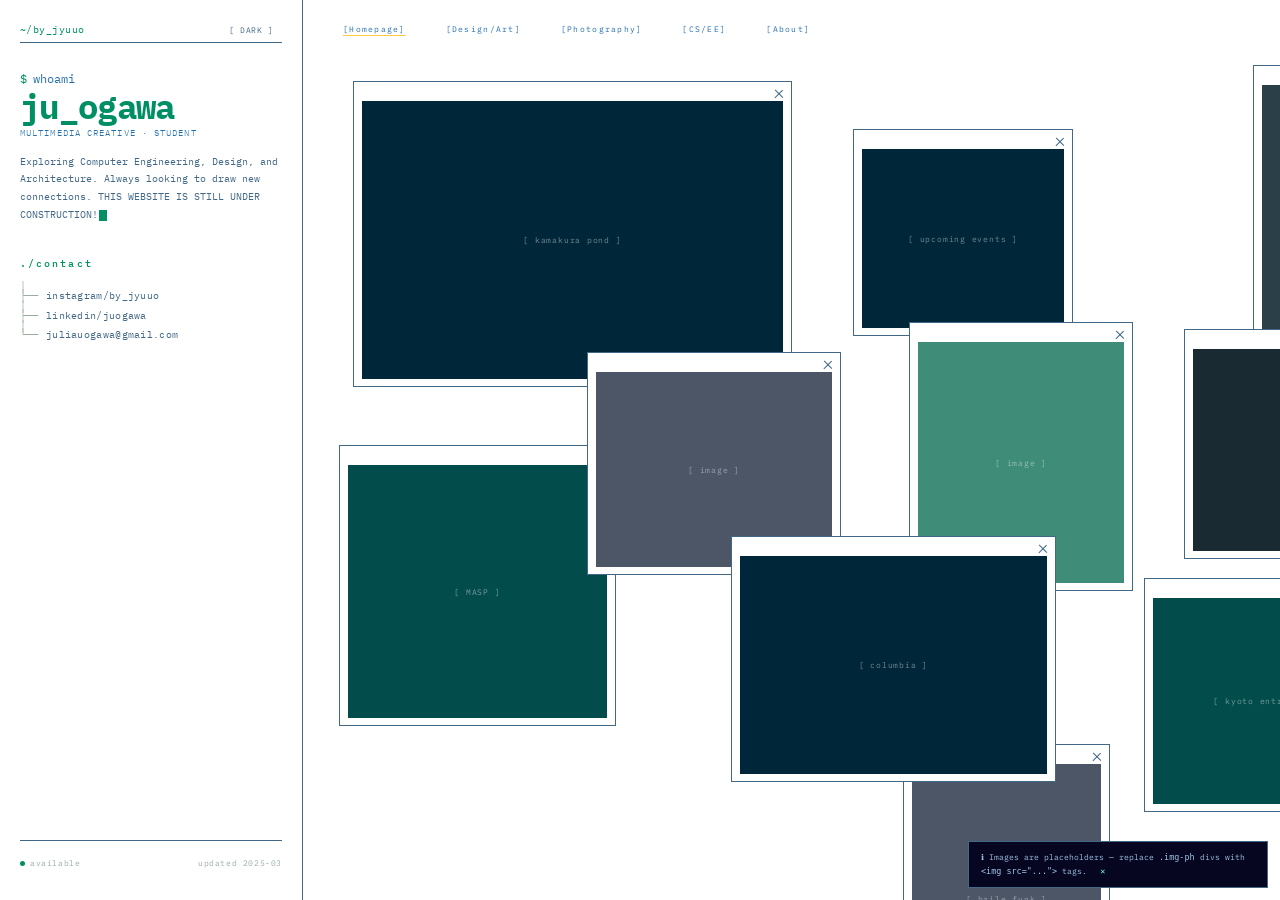
<file: index.html>
<!DOCTYPE html>
<html lang="en">
<head>
  <meta charset="UTF-8" />
  <meta name="viewport" content="width=device-width, initial-scale=1.0" />
  <title>by_jyuuo — Homepage</title>
  <link rel="preconnect" href="https://fonts.googleapis.com" />
  <link rel="preconnect" href="https://fonts.gstatic.com" crossorigin />
  <link href="https://fonts.googleapis.com/css2?family=IBM+Plex+Mono:ital,wght@0,300;0,400;0,500;0,700;1,400&display=swap" rel="stylesheet" />
  <link rel="stylesheet" href="portfolio-styles.css" />
</head>
<body>
<div class="portfolio-body" id="app">

  <!-- ── LEFT SIDEBAR ─────────────────────────────────── -->
  <aside class="left">
    <div class="topbar" style="margin-top:-3px">
      <div class="topbar-path"><span>~/by_jyuuo</span></div>
      <button class="theme-btn" id="themeBtn">[ dark ]</button>
    </div>
    <div class="hero">
      <div class="prompt">
        <span class="prompt-symbol">$</span>
        <span class="prompt-cmd">whoami</span>
      </div>
      <h1 class="hero-name">ju_ogawa</h1>
      <p class="hero-title">MULTIMEDIA CREATIVE · STUDENT</p>
      <p class="hero-bio">
        Exploring Computer Engineering, Design, and Architecture.
        Always looking to draw new connections. THIS WEBSITE IS
        STILL UNDER CONSTRUCTION!<span class="cursor"></span>
      </p>
    </div>
    <section>
      <div class="sec-hd"><span class="sec-lbl">./contact</span></div>
      <div class="contact-tree">
        <div class="tree-item"><span class="tree-branch">│</span></div>
        <div class="tree-item">
          <span class="tree-branch">├──</span>
          <a href="https://www.instagram.com/by_jyuuo/" target="_blank" class="tree-link">instagram/by_jyuuo</a>
        </div>
        <div class="tree-item"><span class="tree-branch">│</span></div>
        <div class="tree-item">
          <span class="tree-branch">├──</span>
          <a href="https://www.linkedin.com/in/juogawa/" target="_blank" class="tree-link">linkedin/juogawa</a>
        </div>
        <div class="tree-item"><span class="tree-branch">│</span></div>
        <div class="tree-item">
          <span class="tree-branch">└──</span>
          <a href="mailto:juliauogawa@gmail.com" class="tree-link">juliauogawa@gmail.com</a>
        </div>
      </div>
    </section>
    <footer>
      <div><span class="status-dot"></span>available</div>
      <div>updated 2025-03</div>
    </footer>
  </aside>

  <!-- ── RIGHT PANEL ───────────────────────────────────── -->
  <main class="right">
    <div class="right-topbar">
      <div class="tabs-group">
        <a href="https://jyu-ogawa.github.io/by_jyuoo/"        class="right-tab tab-wide active"><span class="tab-text">[Homepage]</span></a>
        <a href="design"       class="right-tab tab-wide"       ><span class="tab-text">[Design/Art]</span></a>
        <a href="photography"  class="right-tab"                ><span class="tab-text">[Photography]</span></a>
        <a href="csee"         class="right-tab"                ><span class="tab-text">[CS/EE]</span></a>
        <a href="about"        class="right-tab"                ><span class="tab-text">[About]</span></a>
      </div>
    </div>

    <div class="tab-content">
      <div class="page-content">
        <div class="windows-container" id="winContainer">

          <div class="win" id="win-1" style="left:50px;top:37px;width:439px;height:306px">
            <div class="win-inner">
              <div class="win-close"></div>
              <div class="win-img"><div class="img-ph ph-navy">[ kamakura pond ]</div></div>
            </div>
          </div>

          <div class="win" id="win-2" style="left:36px;top:401px;width:277px;height:281px">
            <div class="win-inner">
              <div class="win-close"></div>
              <div class="win-img"><div class="img-ph ph-moss">[ MASP ]</div></div>
            </div>
          </div>

          <div class="win" id="win-3" style="left:284px;top:308px;width:254px;height:223px">
            <div class="win-inner">
              <div class="win-close"></div>
              <div class="win-img"><div class="img-ph ph-slate">[ image ]</div></div>
            </div>
          </div>

          <div class="win" id="win-4" style="left:550px;top:85px;width:220px;height:207px">
            <div class="win-inner">
              <div class="win-close"></div>
              <div class="win-img"><div class="img-ph ph-ink">[ upcoming events ]</div></div>
            </div>
          </div>

          <div class="win" id="win-5" style="left:606px;top:278px;width:224px;height:269px">
            <div class="win-inner">
              <div class="win-close"></div>
              <div class="win-img"><div class="img-ph ph-olive">[ image ]</div></div>
            </div>
          </div>

          <div class="win" id="win-6" style="left:950px;top:21px;width:224px;height:274px">
            <div class="win-inner">
              <div class="win-close"></div>
              <div class="win-img"><div class="img-ph ph-graf">[ image ]</div></div>
            </div>
          </div>

          <div class="win" id="win-7" style="left:881px;top:285px;width:335px;height:230px">
            <div class="win-inner">
              <div class="win-close"></div>
              <div class="win-img"><div class="img-ph ph-char">[ image ]</div></div>
            </div>
          </div>

          <div class="win" id="win-8" style="left:841px;top:534px;width:243px;height:234px">
            <div class="win-inner">
              <div class="win-close"></div>
              <div class="win-img"><div class="img-ph ph-moss">[ kyoto entrance ]</div></div>
            </div>
          </div>

          <div class="win" id="win-9" style="left:600px;top:700px;width:207px;height:297px">
            <div class="win-inner">
              <div class="win-close"></div>
              <div class="win-img"><div class="img-ph ph-slate">[ baile funk ]</div></div>
            </div>
          </div>

          <div class="win" id="win-10" style="left:428px;top:492px;width:325px;height:246px">
            <div class="win-inner">
              <div class="win-close"></div>
              <div class="win-img"><div class="img-ph ph-navy">[ columbia ]</div></div>
            </div>
          </div>

        </div>
      </div>
    </div>
  </main>
</div>

<div class="img-note" id="imgNote">
  ℹ Images are placeholders — replace <code>.img-ph</code> divs with <code>&lt;img src="..."&gt;</code> tags.
  <button onclick="document.getElementById('imgNote').remove()">✕</button>
</div>

<script>
  /* ── THEME (persisted via localStorage) ──────────────── */
  const btn = document.getElementById('themeBtn');
  const saved = localStorage.getItem('ju-theme') || 'light';
  applyTheme(saved);

  btn.addEventListener('click', () => {
    const next = document.documentElement.getAttribute('data-theme') === 'dark' ? 'light' : 'dark';
    applyTheme(next);
    localStorage.setItem('ju-theme', next);
  });

  function applyTheme(t) {
    document.documentElement.setAttribute('data-theme', t === 'dark' ? 'dark' : '');
    btn.textContent = t === 'dark' ? '[ light ]' : '[ dark ]';
  }

  /* ── DRAGGABLE WINDOWS ───────────────────────────────── */
let maxZ = 10;
// Select these once to save memory/processing power
const topbars = document.querySelectorAll('.right-topbar');

// Initialise the topbar z-index above all windows
topbars.forEach(topbar => {
  topbar.style.zIndex = maxZ + 1;
});

// Event listerns for the windows
document.querySelectorAll('.win').forEach(win => {
  win.style.zIndex = maxZ;
  
  let dragging = false, ox = 0, oy = 0;

  win.addEventListener('mousedown', e => {
    // 1. Increment global depth
    maxZ++;
    
    // 2. Apply to current window
    win.style.zIndex = maxZ;

    // 3. Keep topbars one level higher
    topbars.forEach(topbar => {
      topbar.style.zIndex = maxZ + 1;
    });

    // Handle exclusions
    if (e.target.closest('.win-img')) return;

    dragging = true;
    ox = e.clientX - win.offsetLeft;
    oy = e.clientY - win.offsetTop;
    win.classList.add('dragging');
    e.preventDefault();
  });

  document.addEventListener('mousemove', e => {
    if (!dragging) return;
    const p = win.parentElement.getBoundingClientRect();
    
    // Boundary clamping
    let x = Math.max(0, Math.min(e.clientX - ox, p.width - win.offsetWidth));
    let y = Math.max(0, Math.min(e.clientY - oy, p.height - win.offsetHeight));
    
    win.style.left = x + 'px';
    win.style.top = y + 'px';
  });

  document.addEventListener('mouseup', () => {
    dragging = false;
    win.classList.remove('dragging');
  });
});
</script>
</body>
</html>
</file>
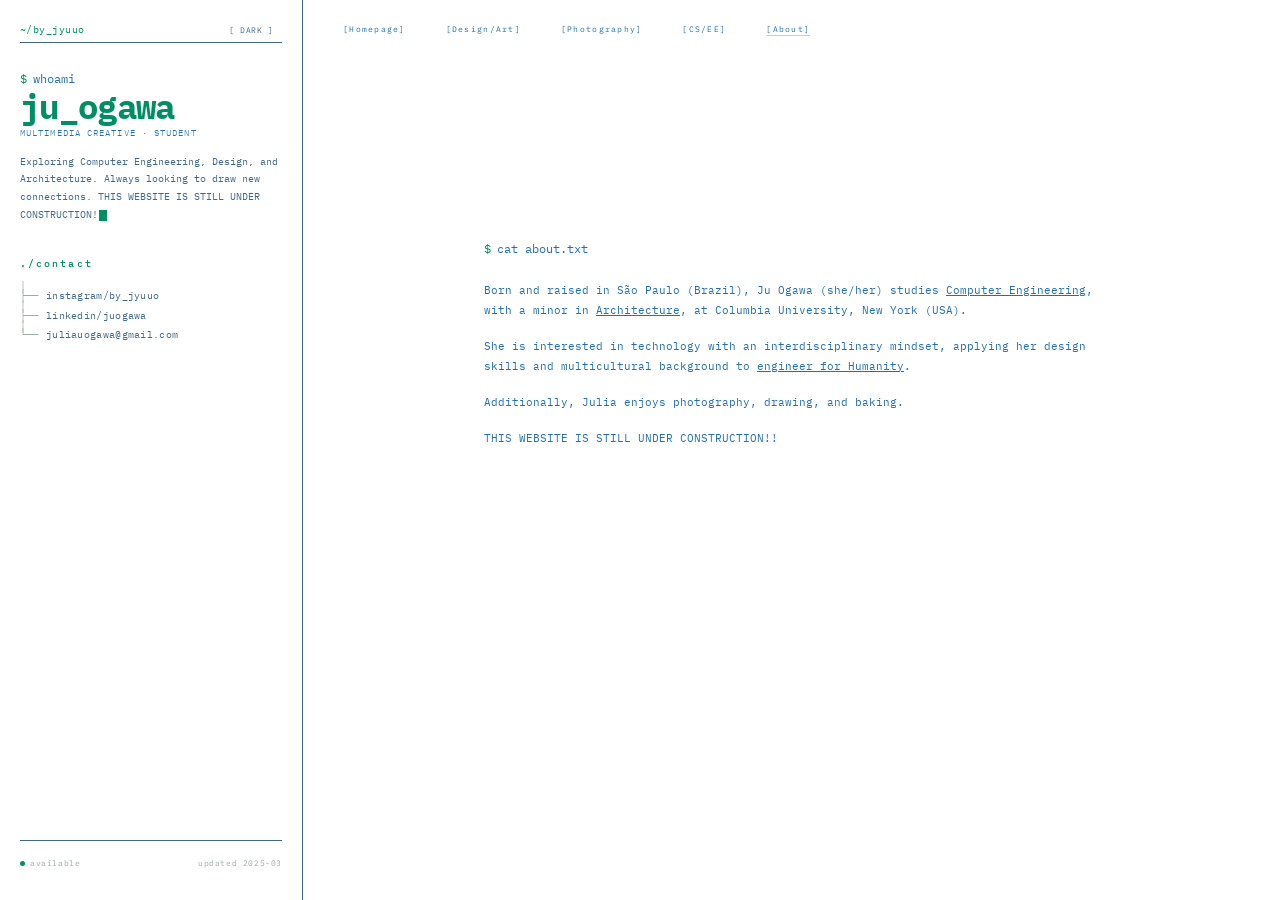
<file: about.html>
<!DOCTYPE html>
<html lang="en">
<head>
  <meta charset="UTF-8" />
  <meta name="viewport" content="width=device-width, initial-scale=1.0" />
  <title>by_jyuuo — About</title>
  <link rel="preconnect" href="https://fonts.googleapis.com" />
  <link rel="preconnect" href="https://fonts.gstatic.com" crossorigin />
  <link href="https://fonts.googleapis.com/css2?family=IBM+Plex+Mono:ital,wght@0,300;0,400;0,500;0,700;1,400&display=swap" rel="stylesheet" />
  <link rel="stylesheet" href="portfolio-styles.css" />
</head>
<body>
<div class="portfolio-body" id="app">

  <!-- ── LEFT SIDEBAR ─────────────────────────────────── -->
  <aside class="left">
    <div class="topbar" style="margin-top:-3px">
      <div class="topbar-path"><span>~/by_jyuuo</span></div>
      <button class="theme-btn" id="themeBtn">[ dark ]</button>
    </div>
    <div class="hero">
      <div class="prompt">
        <span class="prompt-symbol">$</span>
        <span class="prompt-cmd">whoami</span>
      </div>
      <h1 class="hero-name">ju_ogawa</h1>
      <p class="hero-title">MULTIMEDIA CREATIVE · STUDENT</p>
      <p class="hero-bio">
        Exploring Computer Engineering, Design, and Architecture.
        Always looking to draw new connections. THIS WEBSITE IS
        STILL UNDER CONSTRUCTION!<span class="cursor"></span>
      </p>
    </div>
    <section>
      <div class="sec-hd"><span class="sec-lbl">./contact</span></div>
      <div class="contact-tree">
        <div class="tree-item"><span class="tree-branch">│</span></div>
        <div class="tree-item">
          <span class="tree-branch">├──</span>
          <a href="https://www.instagram.com/by_jyuuo/" target="_blank" class="tree-link">instagram/by_jyuuo</a>
        </div>
        <div class="tree-item"><span class="tree-branch">│</span></div>
        <div class="tree-item">
          <span class="tree-branch">├──</span>
          <a href="https://www.linkedin.com/in/juogawa/" target="_blank" class="tree-link">linkedin/juogawa</a>
        </div>
        <div class="tree-item"><span class="tree-branch">│</span></div>
        <div class="tree-item">
          <span class="tree-branch">└──</span>
          <a href="mailto:juliauogawa@gmail.com" class="tree-link">juliauogawa@gmail.com</a>
        </div>
      </div>
    </section>
    <footer>
      <div><span class="status-dot"></span>available</div>
      <div>updated 2025-03</div>
    </footer>
  </aside>

  <!-- ── RIGHT PANEL ───────────────────────────────────── -->
  <main class="right">
    <div class="right-topbar">
      <div class="tabs-group">
        <a href="https://jyu-ogawa.github.io/by_jyuoo/"        class="right-tab tab-wide"        ><span class="tab-text">[Homepage]</span></a>
        <a href="design"       class="right-tab tab-wide"        ><span class="tab-text">[Design/Art]</span></a>
        <a href="photography"  class="right-tab"                 ><span class="tab-text">[Photography]</span></a>
        <a href="csee"         class="right-tab"                 ><span class="tab-text">[CS/EE]</span></a>
        <a href="about"        class="right-tab active"          ><span class="tab-text">[About]</span></a>
      </div>
    </div>

    <div class="tab-content">
      <div class="page-content">
        <div class="about-wrap">
          <div class="about-prompt cmd-row">
            <span class="cmd-dollar">$</span>
            <span class="cmd-text">cat about.txt</span>
          </div>
          <div class="about-inner">
            <p class="about-p">Born and raised in São Paulo (Brazil), Ju Ogawa (she/her) studies <span class="u">Computer Engineering</span>, with a minor in <span class="u">Architecture</span>, at Columbia University, New York (USA).</p>
            <p class="about-p">She is interested in technology with an interdisciplinary mindset, applying her design skills and multicultural background to <a href="https://www.engineering.columbia.edu/about/mission-vision/engineering-humanity" target="_blank" rel="noopener noreferrer">engineer for Humanity</a>.</p>
            <p class="about-p">Additionally, Julia enjoys photography, drawing, and baking.</p>
            <p class="about-p">THIS WEBSITE IS STILL UNDER CONSTRUCTION!!</p>
          </div>
        </div>
      </div>
    </div>
  </main>
</div>

<script>
  const btn = document.getElementById('themeBtn');
  applyTheme(localStorage.getItem('ju-theme') || 'light');
  btn.addEventListener('click', () => {
    const next = document.documentElement.getAttribute('data-theme') === 'dark' ? 'light' : 'dark';
    applyTheme(next); localStorage.setItem('ju-theme', next);
  });
  function applyTheme(t) {
    document.documentElement.setAttribute('data-theme', t === 'dark' ? 'dark' : '');
    btn.textContent = t === 'dark' ? '[ light ]' : '[ dark ]';
  }
</script>
</body>
</html>
</file>
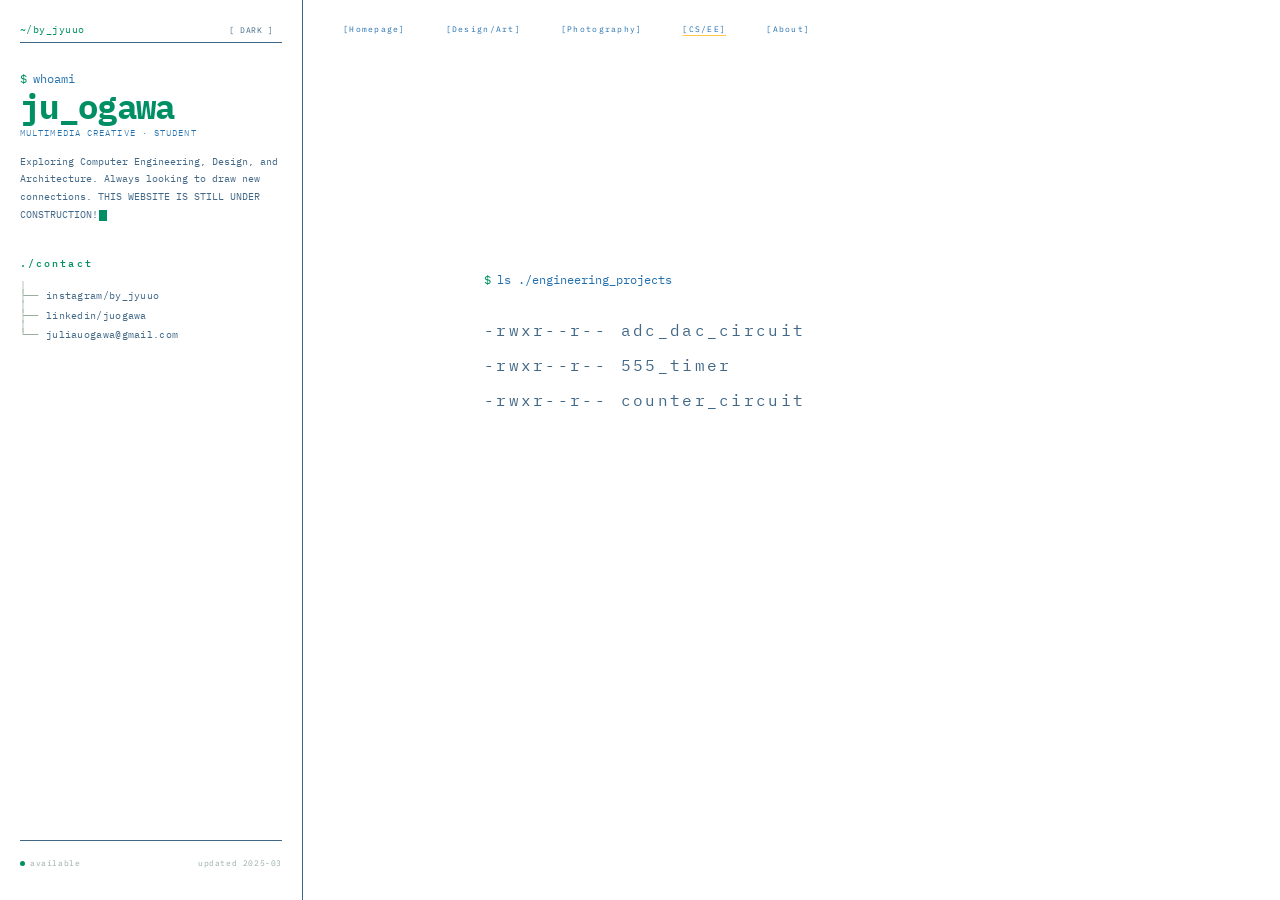
<file: csee.html>
<!DOCTYPE html>
<html lang="en">
<head>
  <meta charset="UTF-8" />
  <meta name="viewport" content="width=device-width, initial-scale=1.0" />
  <title>by_jyuuo — CS / EE</title>
  <link rel="preconnect" href="https://fonts.googleapis.com" />
  <link rel="preconnect" href="https://fonts.gstatic.com" crossorigin />
  <link href="https://fonts.googleapis.com/css2?family=IBM+Plex+Mono:ital,wght@0,300;0,400;0,500;0,700;1,400&display=swap" rel="stylesheet" />
  <link rel="stylesheet" href="portfolio-styles.css" />
</head>
<body>
<div class="portfolio-body" id="app">

  <!-- ── LEFT SIDEBAR ─────────────────────────────────── -->
  <aside class="left">
    <div class="topbar" style="margin-top:-3px">
      <div class="topbar-path"><span>~/by_jyuuo</span></div>
      <button class="theme-btn" id="themeBtn">[ dark ]</button>
    </div>
    <div class="hero">
      <div class="prompt">
        <span class="prompt-symbol">$</span>
        <span class="prompt-cmd">whoami</span>
      </div>
      <h1 class="hero-name">ju_ogawa</h1>
      <p class="hero-title">MULTIMEDIA CREATIVE · STUDENT</p>
      <p class="hero-bio">
        Exploring Computer Engineering, Design, and Architecture.
        Always looking to draw new connections. THIS WEBSITE IS
        STILL UNDER CONSTRUCTION!<span class="cursor"></span>
      </p>
    </div>
    <section>
      <div class="sec-hd"><span class="sec-lbl">./contact</span></div>
      <div class="contact-tree">
        <div class="tree-item"><span class="tree-branch">│</span></div>
        <div class="tree-item">
          <span class="tree-branch">├──</span>
          <a href="https://www.instagram.com/by_jyuuo/" target="_blank" class="tree-link">instagram/by_jyuuo</a>
        </div>
        <div class="tree-item"><span class="tree-branch">│</span></div>
        <div class="tree-item">
          <span class="tree-branch">├──</span>
          <a href="https://www.linkedin.com/in/juogawa/" target="_blank" class="tree-link">linkedin/juogawa</a>
        </div>
        <div class="tree-item"><span class="tree-branch">│</span></div>
        <div class="tree-item">
          <span class="tree-branch">└──</span>
          <a href="mailto:juliauogawa@gmail.com" class="tree-link">juliauogawa@gmail.com</a>
        </div>
      </div>
    </section>
    <footer>
      <div><span class="status-dot"></span>available</div>
      <div>updated 2025-03</div>
    </footer>
  </aside>

  <!-- ── RIGHT PANEL ───────────────────────────────────── -->
  <main class="right">
    <div class="right-topbar">
      <div class="tabs-group">
        <a href="https://jyu-ogawa.github.io/by_jyuoo/"        class="right-tab tab-wide"        ><span class="tab-text">[Homepage]</span></a>
        <a href="design"       class="right-tab tab-wide"        ><span class="tab-text">[Design/Art]</span></a>
        <a href="photography"  class="right-tab"                 ><span class="tab-text">[Photography]</span></a>
        <a href="csee"         class="right-tab active"          ><span class="tab-text">[CS/EE]</span></a>
        <a href="about"        class="right-tab"                 ><span class="tab-text">[About]</span></a>
      </div>
    </div>

    <div class="tab-content">
      <div class="page-content">
        <div class="csee-wrap">
          <div class="csee-inner">

            <div class="csee-prompt">
              <div class="cmd-row">
                <span class="cmd-dollar">$</span>
                <span class="cmd-text">ls ./engineering_projects</span>
              </div>
            </div>

            <div id="csee-list">

              <div>
                <div class="csee-file" onclick="toggle(0)">
                  <span class="csee-perm">-rwxr--r--</span>
                  <span class="csee-name">adc_dac_circuit</span>
                </div>
                <div class="csee-desc" id="desc-0">
                  <p>Lorem ipsum dolor sit amet, consectetur adipiscing elit, sed do eiusmod tempor incididunt ut labore et dolore magna aliqua. Ut enim ad minim veniam, quis nostrud exercitation ullaLorem ipsum dolor sit amet, consectetur adipiscing elit, sed do eiusmod tempor incididunt ut labore et dolore magna aliqua. Ut enim ad minim veniam, quis nostrud exercitation ullaLorem ipsum dolor sit amet, consectetur adipiscing elit, sed do eiusmod tempor incididunt ut labore et dolore magna aliqua. Ut enim ad minim veniam, quis nostrud exercitation ullaLorem ipsum dolor sit amet, consectetur adipiscing elit, sed do eiusmod tempor incididunt ut labore et dolore magna aliqua. Ut enim ad minim veniam, quis nostrud exercitation ulla</p>
                </div>
              </div>

              <div>
                <div class="csee-file" onclick="toggle(1)">
                  <span class="csee-perm">-rwxr--r--</span>
                  <span class="csee-name">555_timer</span>
                </div>
                <div class="csee-desc" id="desc-1">
                  <p>Lorem ipsum dolor sit amet, consectetur adipiscing elit, sed do eiusmod tempor incididunt ut labore et dolore magna aliqua. Ut enim ad minim veniam, quis nostrud exercitation ullaLorem ipsum dolor sit amet, consectetur adipiscing elit, sed do eiusmod tempor incididunt ut labore et dolore magna aliqua. Ut enim ad minim veniam, quis nostrud exercitation ulla</p>
                </div>
              </div>

              <div>
                <div class="csee-file" onclick="toggle(2)">
                  <span class="csee-perm">-rwxr--r--</span>
                  <span class="csee-name">counter_circuit</span>
                </div>
                <div class="csee-desc" id="desc-2">
                  <p>Lorem ipsum dolor sit amet, consectetur adipiscing elit, sed do eiusmod tempor incididunt ut labore et dolore magna aliqua. Ut enim ad minim veniam, quis nostrud exercitation ulla</p>
                </div>
              </div>

            </div>
          </div>
        </div>
      </div>
    </div>
  </main>
</div>

<script>
  /* ── THEME ───────────────────────────────────────────── */
  const btn = document.getElementById('themeBtn');
  applyTheme(localStorage.getItem('ju-theme') || 'light');
  btn.addEventListener('click', () => {
    const next = document.documentElement.getAttribute('data-theme') === 'dark' ? 'light' : 'dark';
    applyTheme(next); localStorage.setItem('ju-theme', next);
  });
  function applyTheme(t) {
    document.documentElement.setAttribute('data-theme', t === 'dark' ? 'dark' : '');
    btn.textContent = t === 'dark' ? '[ light ]' : '[ dark ]';
  }

  /* ── ACCORDION ───────────────────────────────────────── */
  let open = null;
  function toggle(idx) {
    if (open !== null) document.getElementById('desc-' + open).classList.remove('open');
    open = open === idx ? null : idx;
    if (open !== null) document.getElementById('desc-' + open).classList.add('open');
  }
</script>
</body>
</html>
</file>
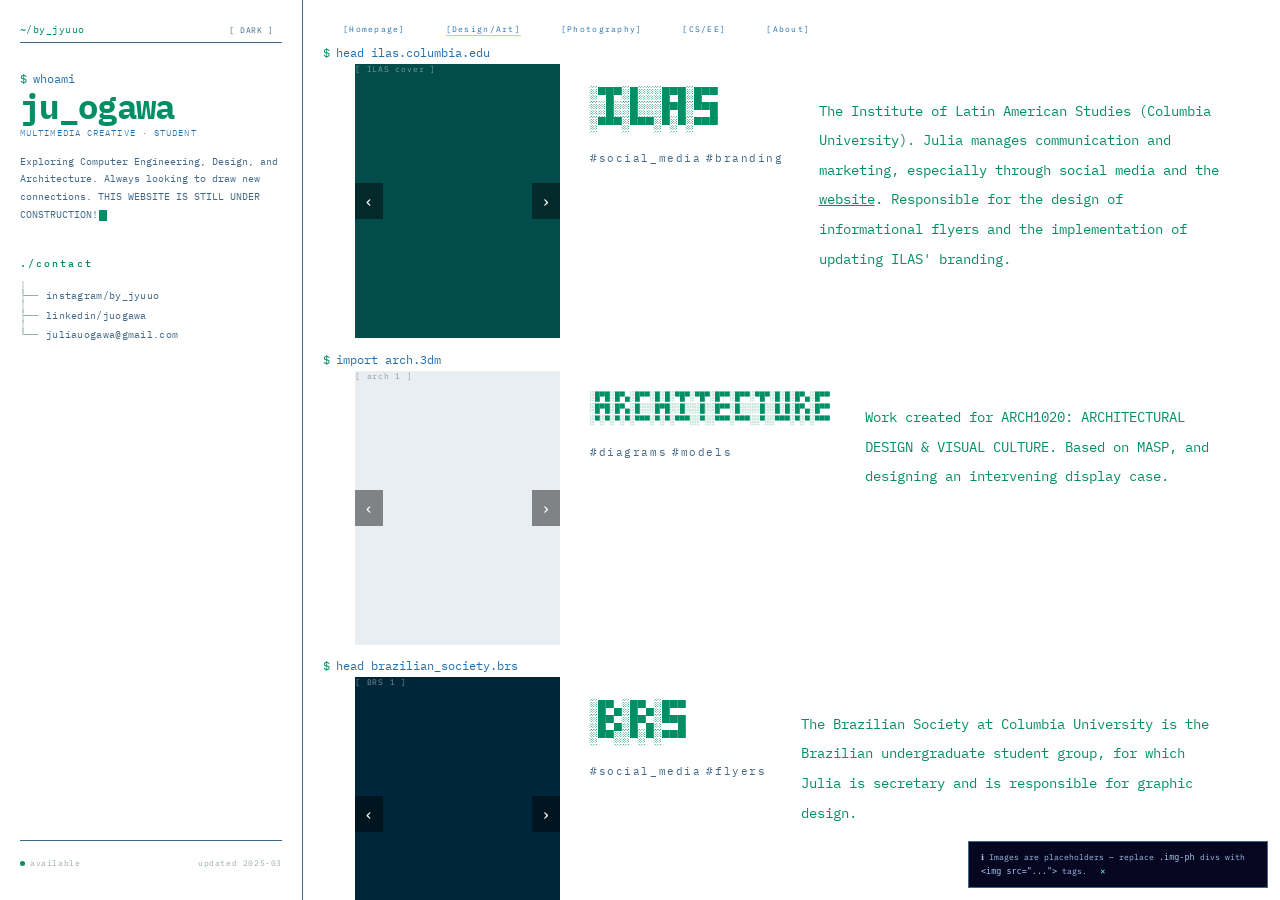
<file: design.html>
<!DOCTYPE html>
<html lang="en">
<head>
  <meta charset="UTF-8" />
  <meta name="viewport" content="width=device-width, initial-scale=1.0" />
  <title>by_jyuuo — Design / Art</title>
  <link rel="preconnect" href="https://fonts.googleapis.com" />
  <link rel="preconnect" href="https://fonts.gstatic.com" crossorigin />
  <link href="https://fonts.googleapis.com/css2?family=IBM+Plex+Mono:ital,wght@0,300;0,400;0,500;0,700;1,400&display=swap" rel="stylesheet" />
  <link rel="stylesheet" href="portfolio-styles.css" />
</head>
<body>
<div class="portfolio-body" id="app">

  <!-- ── LEFT SIDEBAR ─────────────────────────────────── -->
  <aside class="left">
    <div class="topbar" style="margin-top:-3px">
      <div class="topbar-path"><span>~/by_jyuuo</span></div>
      <button class="theme-btn" id="themeBtn">[ dark ]</button>
    </div>
    <div class="hero">
      <div class="prompt">
        <span class="prompt-symbol">$</span>
        <span class="prompt-cmd">whoami</span>
      </div>
      <h1 class="hero-name">ju_ogawa</h1>
      <p class="hero-title">MULTIMEDIA CREATIVE · STUDENT</p>
      <p class="hero-bio">
        Exploring Computer Engineering, Design, and Architecture.
        Always looking to draw new connections. THIS WEBSITE IS
        STILL UNDER CONSTRUCTION!<span class="cursor"></span>
      </p>
    </div>
    <section>
      <div class="sec-hd"><span class="sec-lbl">./contact</span></div>
      <div class="contact-tree">
        <div class="tree-item"><span class="tree-branch">│</span></div>
        <div class="tree-item">
          <span class="tree-branch">├──</span>
          <a href="https://www.instagram.com/by_jyuuo/" target="_blank" class="tree-link">instagram/by_jyuuo</a>
        </div>
        <div class="tree-item"><span class="tree-branch">│</span></div>
        <div class="tree-item">
          <span class="tree-branch">├──</span>
          <a href="https://www.linkedin.com/in/juogawa/" target="_blank" class="tree-link">linkedin/juogawa</a>
        </div>
        <div class="tree-item"><span class="tree-branch">│</span></div>
        <div class="tree-item">
          <span class="tree-branch">└──</span>
          <a href="mailto:juliauogawa@gmail.com" class="tree-link">juliauogawa@gmail.com</a>
        </div>
      </div>
    </section>
    <footer>
      <div><span class="status-dot"></span>available</div>
      <div>updated 2025-03</div>
    </footer>
  </aside>

  <!-- ── RIGHT PANEL ───────────────────────────────────── -->
  <main class="right">
    <div class="right-topbar">
      <div class="tabs-group">
        <a href="https://jyu-ogawa.github.io/by_jyuoo/"        class="right-tab tab-wide"        ><span class="tab-text">[Homepage]</span></a>
        <a href="design"       class="right-tab tab-wide active" ><span class="tab-text">[Design/Art]</span></a>
        <a href="photography"  class="right-tab"                 ><span class="tab-text">[Photography]</span></a>
        <a href="csee"         class="right-tab"                 ><span class="tab-text">[CS/EE]</span></a>
        <a href="about"        class="right-tab"                 ><span class="tab-text">[About]</span></a>
      </div>
    </div>

    <div class="tab-content">
      <div class="page-content">
        <div class="design-wrap">

          <!-- ── PROJECT 1: ILAS ──────────────────────── -->
          <div class="proj-card">
            <div class="proj-cmd">
              <span class="dollar">$</span>
              <span class="cmd">head ilas.columbia.edu</span>
            </div>
            <div class="proj-row">
              <div class="carousel-outer">
                <div class="carousel-box" id="c1">
                  <div class="carousel-track">
                    <div class="carousel-slide"><div class="img-ph ph-moss">[ ILAS cover ]</div></div>
                    <div class="carousel-slide"><div class="img-ph ph-olive">[ ILAS 2 ]</div></div>
                    <div class="carousel-slide"><div class="img-ph ph-graf">[ ILAS 3 ]</div></div>
                    <div class="carousel-slide"><div class="img-ph ph-navy">[ ILAS 4 ]</div></div>
                    <div class="carousel-slide"><div class="img-ph ph-slate">[ ILAS 5 ]</div></div>
                  </div>
                  <button class="carousel-arrow carousel-prev" onclick="prev('c1')">&#8249;</button>
                  <button class="carousel-arrow carousel-next" onclick="next('c1')">&#8250;</button>
                </div>
              </div>
              <div class="proj-meta">
                <div class="ascii-logo">
░▀█▀░█░░░█▀█░█▀▀
░░█░░█░░░█▀█░▀▀█
░▀▀▀░▀▀▀░▀░▀░▀▀▀</div>
                <div class="proj-tags">
                  <span class="proj-tag">#social_media</span>
                  <span class="proj-tag">#branding</span>
                </div>
              </div>
              <div class="proj-desc">
                <p>The Institute of Latin American Studies (Columbia University). Julia manages communication and marketing, especially through social media and the <a href="https://ilas.columbia.edu/" target="_blank" rel="noopener noreferrer">website</a>. Responsible for the design of informational flyers and the implementation of updating ILAS' branding.</p>
              </div>
            </div>
          </div>

          <!-- ── PROJECT 2: ARCHITECTURE ──────────────── -->
          <div class="proj-card">
            <div class="proj-cmd">
              <span class="dollar">$</span>
              <span class="cmd">import arch.3dm</span>
            </div>
            <div class="proj-row">
              <div class="carousel-outer">
                <div class="carousel-box" id="c2">
                  <div class="carousel-track">
                    <div class="carousel-slide"><div class="img-ph ph-ecru dark-txt">[ arch 1 ]</div></div>
                    <div class="carousel-slide"><div class="img-ph ph-sand dark-txt">[ arch 2 ]</div></div>
                    <div class="carousel-slide"><div class="img-ph ph-slate">[ arch 3 ]</div></div>
                    <div class="carousel-slide"><div class="img-ph ph-char">[ arch 4 ]</div></div>
                  </div>
                  <button class="carousel-arrow carousel-prev" onclick="prev('c2')">&#8249;</button>
                  <button class="carousel-arrow carousel-next" onclick="next('c2')">&#8250;</button>
                </div>
              </div>
              <div class="proj-meta">
                <div class="ascii-logo" style="font-size:8px;line-height:12px">
░█▀█░█▀▄░█▀▀░█░█░▀█▀░▀█▀░█▀▀░█▀▀░▀█▀░█░█░█▀▄░█▀▀
░█▀█░█▀▄░█░░░█▀█░░█░░░█░░█▀▀░█░░░░█░░█░█░█▀▄░█▀▀
░▀░▀░▀░▀░▀▀▀░▀░▀░▀▀▀░░▀░░▀▀▀░▀▀▀░░▀░░▀▀▀░▀░▀░▀▀▀</div>
                <div class="proj-tags">
                  <span class="proj-tag">#diagrams</span>
                  <span class="proj-tag">#models</span>
                </div>
              </div>
              <div class="proj-desc">
                <p>Work created for ARCH1020: ARCHITECTURAL DESIGN &amp; VISUAL CULTURE. Based on MASP, and designing an intervening display case.</p>
              </div>
            </div>
          </div>

          <!-- ── PROJECT 3: BRS ────────────────────────── -->
          <div class="proj-card">
            <div class="proj-cmd">
              <span class="dollar">$</span>
              <span class="cmd">head brazilian_society.brs</span>
            </div>
            <div class="proj-row">
              <div class="carousel-outer">
                <div class="carousel-box" id="c3">
                  <div class="carousel-track">
                    <div class="carousel-slide"><div class="img-ph ph-navy">[ BRS 1 ]</div></div>
                    <div class="carousel-slide"><div class="img-ph ph-ink">[ BRS 2 ]</div></div>
                    <div class="carousel-slide"><div class="img-ph ph-graf">[ BRS 3 ]</div></div>
                    <div class="carousel-slide"><div class="img-ph ph-slate">[ BRS 4 ]</div></div>
                    <div class="carousel-slide"><div class="img-ph ph-moss">[ BRS 5 ]</div></div>
                  </div>
                  <button class="carousel-arrow carousel-prev" onclick="prev('c3')">&#8249;</button>
                  <button class="carousel-arrow carousel-next" onclick="next('c3')">&#8250;</button>
                </div>
              </div>
              <div class="proj-meta">
                <div class="ascii-logo">
░█▀▄░█▀▄░█▀▀
░█▀▄░█▀▄░▀▀█
░▀▀░░▀░▀░▀▀▀</div>
                <div class="proj-tags">
                  <span class="proj-tag">#social_media</span>
                  <span class="proj-tag">#flyers</span>
                </div>
              </div>
              <div class="proj-desc">
                <p>The Brazilian Society at Columbia University is the Brazilian undergraduate student group, for which Julia is secretary and is responsible for graphic design.</p>
              </div>
            </div>
          </div>

        </div><!-- /design-wrap -->
      </div>
    </div>
  </main>
</div>

<div class="img-note" id="imgNote">
  ℹ Images are placeholders — replace <code>.img-ph</code> divs with <code>&lt;img src="..."&gt;</code> tags.
  <button onclick="document.getElementById('imgNote').remove()">✕</button>
</div>

<script>
  /* ── THEME ───────────────────────────────────────────── */
  const btn = document.getElementById('themeBtn');
  applyTheme(localStorage.getItem('ju-theme') || 'light');
  btn.addEventListener('click', () => {
    const next = document.documentElement.getAttribute('data-theme') === 'dark' ? 'light' : 'dark';
    applyTheme(next);
    localStorage.setItem('ju-theme', next);
  });
  function applyTheme(t) {
    document.documentElement.setAttribute('data-theme', t === 'dark' ? 'dark' : '');
    btn.textContent = t === 'dark' ? '[ light ]' : '[ dark ]';
  }

  /* ── CAROUSELS ───────────────────────────────────────── */
  const state = {};

  function init(id) {
    if (state[id]) return state[id];
    const slides = document.getElementById(id).querySelectorAll('.carousel-slide');
    state[id] = { cur: 0, total: slides.length };
    return state[id];
  }

  function render(id) {
    const s = state[id];
    document.getElementById(id).querySelector('.carousel-track').style.transform =
      `translateX(-${s.cur * 205}px)`;
  }

  function prev(id) { const s = init(id); s.cur = (s.cur - 1 + s.total) % s.total; render(id); }
  function next(id) { const s = init(id); s.cur = (s.cur + 1) % s.total; render(id); }

  ['c1','c2','c3'].forEach(init);
</script>
</body>
</html>
</file>
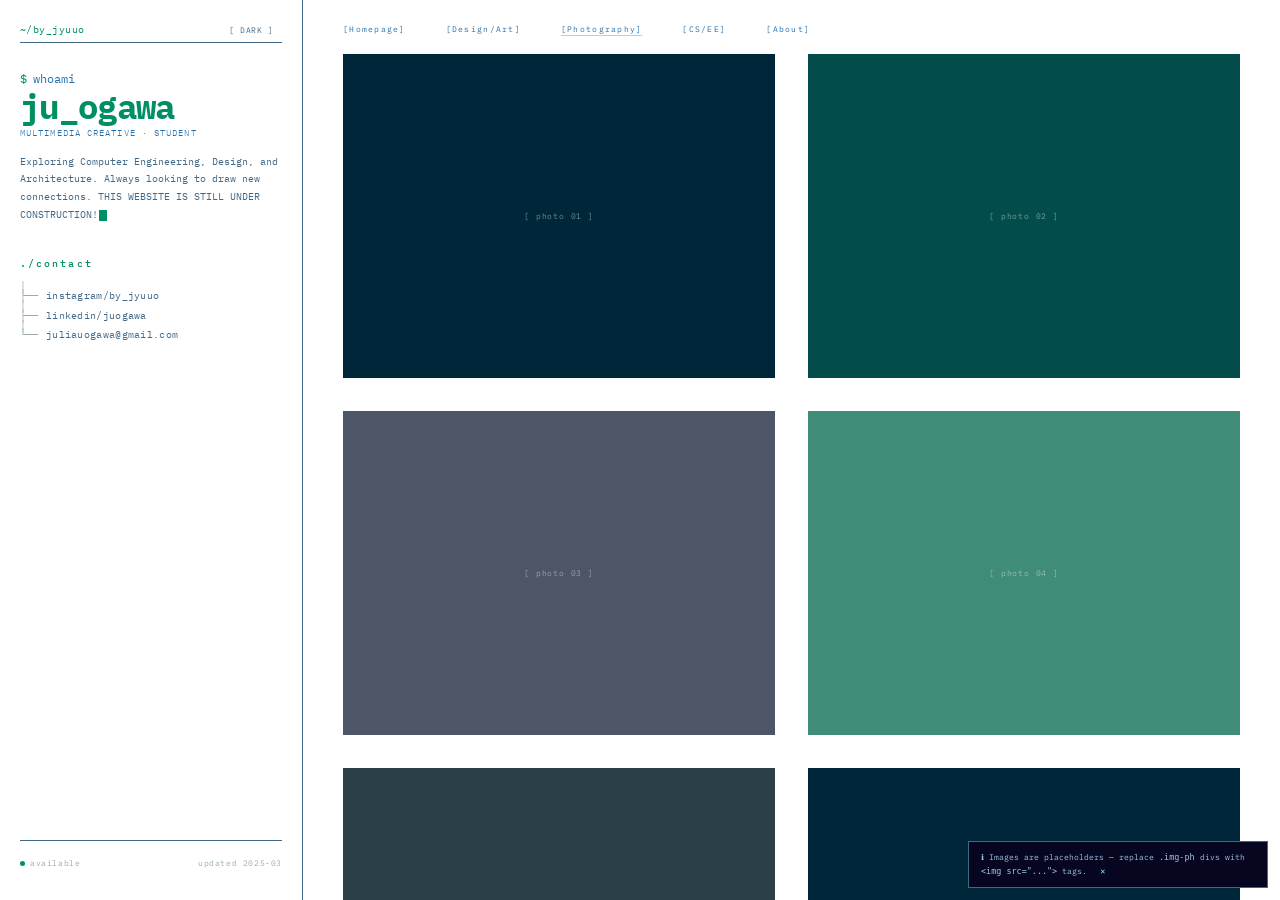
<file: photography.html>
<!DOCTYPE html>
<html lang="en">
<head>
  <meta charset="UTF-8" />
  <meta name="viewport" content="width=device-width, initial-scale=1.0" />
  <title>by_jyuuo — Photography</title>
  <link rel="preconnect" href="https://fonts.googleapis.com" />
  <link rel="preconnect" href="https://fonts.gstatic.com" crossorigin />
  <link href="https://fonts.googleapis.com/css2?family=IBM+Plex+Mono:ital,wght@0,300;0,400;0,500;0,700;1,400&display=swap" rel="stylesheet" />
  <link rel="stylesheet" href="portfolio-styles.css" />
</head>
<body>
<div class="portfolio-body" id="app">

  <!-- ── LEFT SIDEBAR ─────────────────────────────────── -->
  <aside class="left">
    <div class="topbar" style="margin-top:-3px">
      <div class="topbar-path"><span>~/by_jyuuo</span></div>
      <button class="theme-btn" id="themeBtn">[ dark ]</button>
    </div>
    <div class="hero">
      <div class="prompt">
        <span class="prompt-symbol">$</span>
        <span class="prompt-cmd">whoami</span>
      </div>
      <h1 class="hero-name">ju_ogawa</h1>
      <p class="hero-title">MULTIMEDIA CREATIVE · STUDENT</p>
      <p class="hero-bio">
        Exploring Computer Engineering, Design, and Architecture.
        Always looking to draw new connections. THIS WEBSITE IS
        STILL UNDER CONSTRUCTION!<span class="cursor"></span>
      </p>
    </div>
    <section>
      <div class="sec-hd"><span class="sec-lbl">./contact</span></div>
      <div class="contact-tree">
        <div class="tree-item"><span class="tree-branch">│</span></div>
        <div class="tree-item">
          <span class="tree-branch">├──</span>
          <a href="https://www.instagram.com/by_jyuuo/" target="_blank" class="tree-link">instagram/by_jyuuo</a>
        </div>
        <div class="tree-item"><span class="tree-branch">│</span></div>
        <div class="tree-item">
          <span class="tree-branch">├──</span>
          <a href="https://www.linkedin.com/in/juogawa/" target="_blank" class="tree-link">linkedin/juogawa</a>
        </div>
        <div class="tree-item"><span class="tree-branch">│</span></div>
        <div class="tree-item">
          <span class="tree-branch">└──</span>
          <a href="mailto:juliauogawa@gmail.com" class="tree-link">juliauogawa@gmail.com</a>
        </div>
      </div>
    </section>
    <footer>
      <div><span class="status-dot"></span>available</div>
      <div>updated 2025-03</div>
    </footer>
  </aside>

  <!-- ── RIGHT PANEL ───────────────────────────────────── -->
  <main class="right">
    <div class="right-topbar">
      <div class="tabs-group">
        <a href="https://jyu-ogawa.github.io/by_jyuoo/"        class="right-tab tab-wide"               ><span class="tab-text">[Homepage]</span></a>
        <a href="design"       class="right-tab tab-wide"               ><span class="tab-text">[Design/Art]</span></a>
        <a href="photography"  class="right-tab active"                 ><span class="tab-text">[Photography]</span></a>
        <a href="csee"         class="right-tab"                        ><span class="tab-text">[CS/EE]</span></a>
        <a href="about"        class="right-tab"                        ><span class="tab-text">[About]</span></a>
      </div>
    </div>

    <div class="tab-content">
      <div class="page-content">
        <div class="photo-grid">
          <div class="photo-cell"><div class="img-ph ph-navy">[ photo 01 ]</div></div>
          <div class="photo-cell"><div class="img-ph ph-moss">[ photo 02 ]</div></div>
          <div class="photo-cell"><div class="img-ph ph-slate">[ photo 03 ]</div></div>
          <div class="photo-cell"><div class="img-ph ph-olive">[ photo 04 ]</div></div>
          <div class="photo-cell"><div class="img-ph ph-graf">[ photo 05 ]</div></div>
          <div class="photo-cell"><div class="img-ph ph-ink">[ photo 06 ]</div></div>
          <div class="photo-cell"><div class="img-ph ph-char">[ photo 07 ]</div></div>
          <div class="photo-cell"><div class="img-ph ph-rust">[ photo 08 ]</div></div>
          <div class="photo-cell"><div class="img-ph ph-moss">[ photo 09 ]</div></div>
          <div class="photo-cell"><div class="img-ph ph-navy">[ photo 10 ]</div></div>
          <div class="photo-cell"><div class="img-ph ph-slate">[ photo 11 ]</div></div>
          <div class="photo-cell"><div class="img-ph ph-graf">[ photo 12 ]</div></div>
          <div class="photo-cell"><div class="img-ph ph-olive">[ photo 13 ]</div></div>
          <div class="photo-cell"><div class="img-ph ph-ink">[ photo 14 ]</div></div>
          <div class="photo-cell"><div class="img-ph ph-char">[ photo 15 ]</div></div>
          <div class="photo-cell"><div class="img-ph ph-rust">[ photo 16 ]</div></div>
          <div class="photo-cell"><div class="img-ph ph-moss">[ photo 17 ]</div></div>
          <div class="photo-cell"><div class="img-ph ph-navy">[ photo 18 ]</div></div>
        </div>
      </div>
    </div>
  </main>
</div>

<div class="img-note" id="imgNote">
  ℹ Images are placeholders — replace <code>.img-ph</code> divs with <code>&lt;img src="..."&gt;</code> tags.
  <button onclick="document.getElementById('imgNote').remove()">✕</button>
</div>

<script>
  const btn = document.getElementById('themeBtn');
  applyTheme(localStorage.getItem('ju-theme') || 'light');
  btn.addEventListener('click', () => {
    const next = document.documentElement.getAttribute('data-theme') === 'dark' ? 'light' : 'dark';
    applyTheme(next); localStorage.setItem('ju-theme', next);
  });
  function applyTheme(t) {
    document.documentElement.setAttribute('data-theme', t === 'dark' ? 'dark' : '');
    btn.textContent = t === 'dark' ? '[ light ]' : '[ dark ]';
  }
</script>
</body>
</html>
</file>
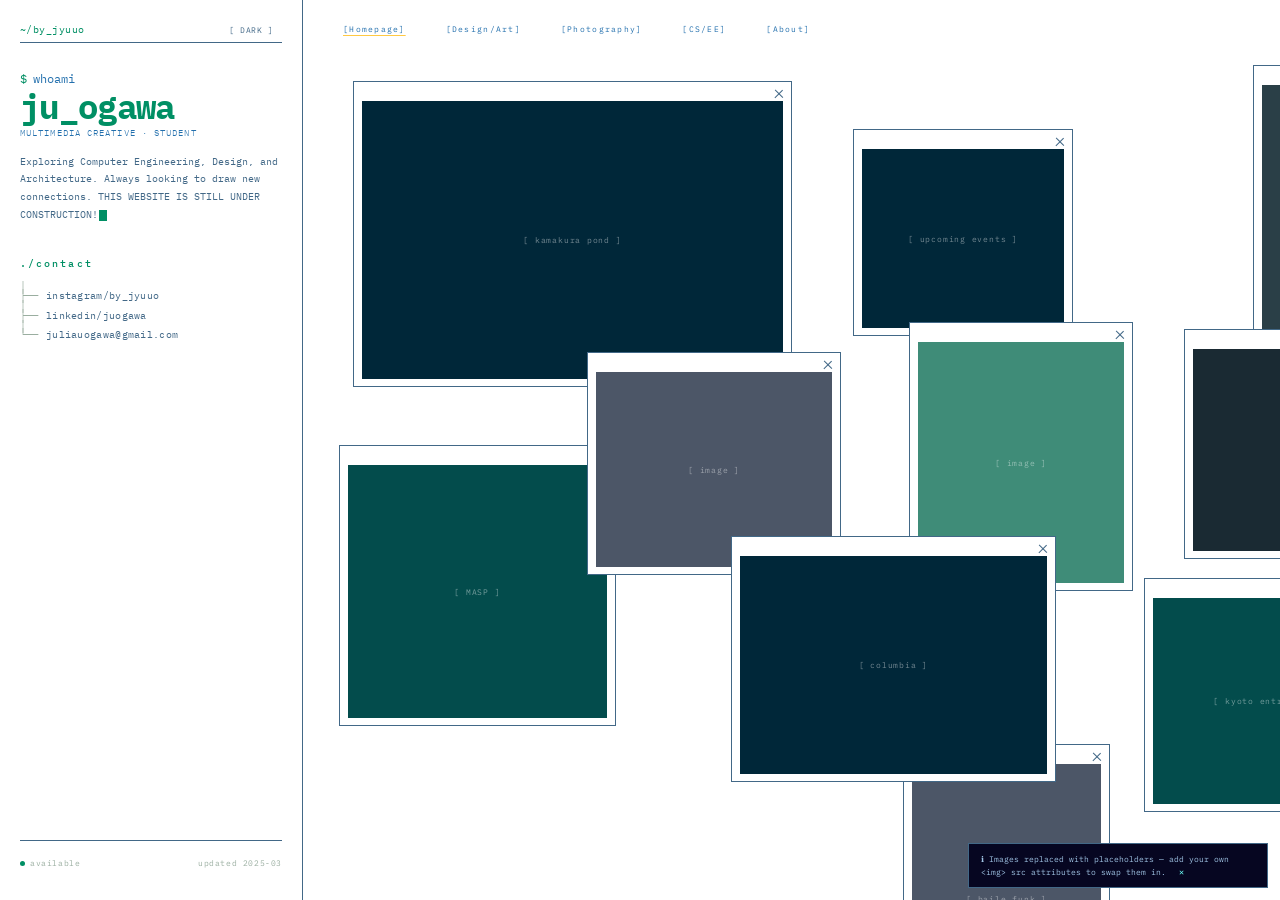
<file: portfolio.html>
<!DOCTYPE html>
<html lang="en">
<head>
  <meta charset="UTF-8" />
  <meta name="viewport" content="width=device-width, initial-scale=1.0" />
  <title>by_jyuuo — Portfolio</title>
  <link rel="preconnect" href="https://fonts.googleapis.com" />
  <link rel="preconnect" href="https://fonts.gstatic.com" crossorigin />
  <link href="https://fonts.googleapis.com/css2?family=IBM+Plex+Mono:ital,wght@0,300;0,400;0,500;0,700;1,400&display=swap" rel="stylesheet" />
  <style>
    /* ── RESET ─────────────────────────────────────────── */
    *, *::before, *::after { box-sizing: border-box; margin: 0; padding: 0; }
    a { text-decoration: none; }

    ::selection { background: var(--sel); color: var(--fg); }
    html { font-size: 13px; }

    /* ── TOKENS ────────────────────────────────────────── */
    :root {
      --bg:      #ffffff;
      --bg2:     #ffc943;
      --bg3:     #3f8c78;
      --fg:      #008f64;
      --fg2:     #426887;
      --fg3:     #9aaea0;
      --accent:  #008f64;
      --accent2: #226fad;
      --border:  #426887;
      --cursor:  #008f64;
      --sel:     rgba(0, 143, 100, 0.15);
      --left-w:  303px;
    }
    [data-theme="dark"] {
      --bg:      #060621;
      --bg2:     #ffc943;
      --bg3:     #3f8c78;
      --fg:      #ffffff;
      --fg2:     #426887;
      --fg3:     #40724f;
      --accent:  #008f64;
      --accent2: #a0c4e5;
      --border:  #426887;
      --cursor:  #008f64;
      --sel:     rgba(0, 143, 100, 0.15);
    }

    /* ── LAYOUT ────────────────────────────────────────── */
    .portfolio-body {
      font-family: "IBM Plex Mono", monospace;
      background: var(--bg);
      color: var(--fg);
      min-height: 100vh;
      display: flex;
      flex-direction: column;
      overflow: auto;
      transition: background 0.2s, color 0.2s;
    }
    @media (min-width: 768px) {
      .portfolio-body { height: 100vh; overflow: hidden; flex-direction: row; }
    }

    /* ── LEFT PANEL ─────────────────────────────────────── */
    .left {
      width: 100%; height: auto;
      overflow-y: visible;
      border-bottom: 1px solid var(--border);
      display: flex; flex-direction: column;
      padding: 20px; flex-shrink: 0;
      scrollbar-width: none;
    }
    .left::-webkit-scrollbar { display: none; }
    @media (min-width: 768px) {
      .left {
        width: var(--left-w); max-width: 303px; min-width: 260px;
        height: 100vh; overflow-y: auto;
        border-right: 1px solid var(--border);
        border-bottom: none;
        padding: 24px 20px 32px;
      }
    }

    .topbar {
      display: flex; justify-content: space-between; align-items: center;
      border-bottom: 1px solid var(--border);
      padding-bottom: 4px; margin-bottom: 28px; flex-shrink: 0;
    }
    .topbar-path { color: var(--fg2); font-size: 0.75rem; letter-spacing: 0.05em; }
    .topbar-path span { color: var(--accent); }
    .theme-btn {
      background: var(--bg); color: #426887;
      font-family: inherit; font-size: 0.65rem;
      padding: 3px 8px; cursor: pointer; border: none;
      letter-spacing: 0.08em; text-transform: uppercase;
      transition: color 0.15s, background 0.15s;
    }
    .theme-btn:hover { color: #a0c4e5; background: #060621; }
    [data-theme="dark"] .theme-btn { background: #060621; color: #426887; }
    [data-theme="dark"] .theme-btn:hover { background: #ffffff; color: #426887; }

    .hero { margin-bottom: 32px; flex-shrink: 0; }
    .prompt { display: flex; align-items: baseline; gap: 6px; margin-bottom: 4px; }
    .prompt-symbol { color: var(--accent); font-size: 0.9rem; user-select: none; }
    .prompt-cmd    { color: var(--accent2); font-size: 0.9rem; }
    .hero-name {
      font-size: clamp(1.8rem, 3.5vw, 2.6rem); font-weight: 700;
      line-height: 1; letter-spacing: -0.02em; margin-bottom: 3px; color: var(--accent);
    }
    .hero-title {
      color: var(--accent2); font-size: 0.7rem; letter-spacing: 0.12em;
      text-transform: uppercase; margin-bottom: 14px; font-weight: 300;
    }
    .hero-bio { color: var(--fg2); line-height: 1.7; font-size: 0.8rem; }
    .cursor {
      display: inline-block; width: 8px; height: 1em;
      background: var(--cursor); vertical-align: text-bottom;
      animation: blink 1.1s step-end infinite; margin-left: 1px;
    }
    @keyframes blink { 0%,100%{opacity:1} 50%{opacity:0} }

    section { margin-bottom: 28px; }
    .sec-hd { display: flex; align-items: center; gap: 10px; margin-bottom: 12px; }
    .sec-lbl { font-size: 0.80rem; letter-spacing: 0.2em; color: var(--accent); font-weight: 500; }

    .contact-tree { display: flex; flex-direction: column; line-height: 1; }
    .tree-item { display: flex; align-items: center; gap: 8px; padding: 0; line-height: 1; }
    .tree-branch { color: var(--fg3); font-size: 0.75rem; user-select: none; flex-shrink: 0; }
    .tree-link {
      color: var(--fg2); text-decoration: none; font-size: 0.75rem;
      letter-spacing: 0.03em; transition: all 0.15s;
      padding: 2px 6px; margin: -2px -6px;
    }
    .tree-link:hover { background: var(--bg2); color: var(--accent); }

    footer {
      margin-top: auto; padding-top: 16px;
      border-top: 1px solid var(--border);
      display: flex; justify-content: space-between;
      color: var(--fg3); font-size: 0.65rem; letter-spacing: 0.07em; flex-shrink: 0;
    }
    .status-dot {
      display: inline-block; width: 5px; height: 5px;
      border-radius: 50%; background: var(--accent);
      margin-right: 5px; vertical-align: middle;
      animation: pulse 2s ease-in-out infinite;
    }
    @keyframes pulse { 0%,100%{opacity:1} 50%{opacity:0.3} }

    /* ── RIGHT PANEL ────────────────────────────────────── */
    .right {
      flex: 1; display: flex; flex-direction: column;
      min-height: 100vh; height: auto; overflow-y: visible;
      scrollbar-width: thin; scrollbar-color: var(--border) transparent;
      position: relative;
    }
    @media (min-width: 768px) { .right { height: 100vh; min-height: auto; overflow-y: auto; } }
    .right::-webkit-scrollbar { width: 4px; }
    .right::-webkit-scrollbar-thumb { background: var(--border); }

    .right-topbar {
      position: sticky; top: 0; left: 0; right: 0; z-index: 10;
      display: flex; align-items: center; justify-content: center;
      padding: 17px 20px; background: var(--bg);
    }
    @media (min-width: 768px) {
      .right-topbar { justify-content: flex-start; padding-top: 23px; padding-bottom: 10px; }
    }

    .tabs-group {
      display: grid; grid-template-columns: repeat(6, 1fr);
      align-items: center; gap: 8px; width: 100%;
    }
    @media (min-width: 768px) {
      .tabs-group { display: flex; flex-wrap: nowrap; justify-content: flex-start; gap: 0; width: auto; }
    }

    .right-tab {
      padding: 0 20px; font-size: 0.65rem; letter-spacing: 0.15em;
      text-transform: capitalize; color: var(--accent2); cursor: pointer;
      display: inline-flex; align-items: center; justify-content: center;
      grid-column: span 2; background: none; border: none; font-family: inherit;
    }
    .right-tab:first-child, .right-tab:nth-child(2) { grid-column: span 3; }
    @media (min-width: 768px) { .right-tab { grid-column: unset; } }

    .tab-text { transition: background 0.15s, color 0.15s, padding 0.15s; }
    .right-tab:hover .tab-text { background: var(--bg2); color: var(--accent2); padding: 0 8px; }
    .right-tab.active .tab-text {
      color: var(--accent2); text-decoration: underline;
      text-decoration-color: var(--bg2); text-decoration-thickness: 14%;
      text-underline-offset: 3px;
    }
    .right-tab.active:hover .tab-text { background: var(--bg2); color: #226fad; text-decoration: none; padding: 0 8px; }

    /* ── TAB CONTENT ────────────────────────────────────── */
    .tab-content { flex: 1; display: flex; min-height: 400px; min-width: 100%; }
    @media (min-width: 768px) { .tab-content { min-height: 700px; min-width: 300px; } }

    .content-section { display: none; width: 100%; height: 100%; min-height: 400px; }
    @media (min-width: 768px) { .content-section { min-height: 600px; } }
    .content-section.visible { display: block; }

    /* ── HOMEPAGE — draggable windows ───────────────────── */
    .windows-container { position: relative; min-height: 1400px; width: 100%; }
    .win {
      position: absolute; background: var(--bg);
      border: 1px solid #426887; cursor: grab;
      user-select: none;
    }
    .win.dragging { cursor: grabbing; }
    .win-inner {
      display: flex; flex-direction: column; gap: 3px;
      align-items: flex-end; overflow: hidden;
      padding: 7px 8px; width: 100%; height: 100%;
    }
    .win-close {
      position: relative; width: 9px; height: 9px; flex-shrink: 0;
    }
    .win-close::before, .win-close::after {
      content: ""; position: absolute; top: 50%; left: 50%;
      width: 11.364px; height: 1.364px; background: #426887;
    }
    .win-close::before { transform: translate(-50%,-50%) rotate(45deg); }
    .win-close::after  { transform: translate(-50%,-50%) rotate(-45deg); }
    .win-img {
      flex: 1; min-height: 0; min-width: 0;
      width: 100%; position: relative; overflow: hidden;
    }
    .win-img img, .win-img .img-ph {
      position: absolute; inset: 0; width: 100%; height: 100%; object-fit: cover;
    }
    .img-ph {
      display: flex; align-items: center; justify-content: center;
      font-size: 0.6rem; letter-spacing: 0.1em;
      color: rgba(255,255,255,0.45);
    }

    /* ── DESIGN PAGE ────────────────────────────────────── */
    .design-wrap { padding: 0 20px; display: flex; flex-direction: column; gap: 10px; }
    .proj-card {
      width: 100%; padding-bottom: 10px;
      transition: background-color 0.2s;
    }
    .proj-card:hover { background-color: var(--bg2); }
    .proj-cmd { display: flex; gap: 6px; align-items: baseline; margin-bottom: 10px; }
    .proj-cmd .dollar { color: var(--accent); font-size: 11.7px; line-height: 17.55px; }
    .proj-cmd .cmd    { color: var(--accent2); font-size: 11.7px; line-height: 17.55px; }
    .proj-row { display: flex; gap: 10px; align-items: flex-start; flex-wrap: wrap; }

    /* Carousel */
    .carousel-outer {
      width: 257px; height: 259px; display: flex; align-items: center;
      justify-content: center; padding-left: 12px; flex-shrink: 0;
    }
    .carousel-box { width: 205px; height: 274px; position: relative; overflow: hidden; }
    .carousel-track-wrap { display: flex; transition: transform 0.5s ease; height: 100%; }
    .carousel-slide { flex-shrink: 0; width: 205px; height: 274px; }
    .carousel-slide img, .carousel-slide .img-ph {
      width: 205px; height: 274px; object-fit: cover; display: block;
    }
    .carousel-arrow {
      position: absolute; top: 50%; transform: translateY(-50%);
      background: rgba(0,0,0,0.45); color: #fff; border: none;
      width: 28px; height: 36px; cursor: pointer; z-index: 5;
      font-family: "IBM Plex Mono", monospace; font-size: 14px;
      display: flex; align-items: center; justify-content: center;
    }
    .carousel-arrow:hover { background: rgba(0,0,0,0.7); }
    .carousel-prev { left: 0; }
    .carousel-next { right: 0; }

    .proj-meta { display: flex; flex-direction: column; gap: 15px; min-width: 126px; }
    .ascii-logo {
      font-family: "IBM Plex Mono", monospace;
      font-weight: bold; font-size: 13px; line-height: 15px;
      color: var(--accent); white-space: pre; letter-spacing: 0;
    }
    .proj-tags { display: flex; gap: 5px; flex-wrap: wrap; align-items: center; }
    .proj-tag {
      font-family: "IBM Plex Mono", monospace; font-size: 11px;
      line-height: 23.562px; color: var(--fg2);
      letter-spacing: 1.5708px; text-transform: lowercase;
    }
    .proj-desc { flex: 1; min-width: 300px; }
    .proj-desc p {
      font-family: "IBM Plex Mono", monospace; font-size: 14px;
      line-height: 29.656px; color: var(--fg); margin: 25px;
      padding-right: 15px;
    }
    .proj-desc a { color: var(--accent); text-decoration: underline; }

    /* ── PHOTOGRAPHY PAGE ───────────────────────────────── */
    .photo-grid {
      display: grid; grid-template-columns: 1fr;
      gap: 33px; padding: 10px 20px;
    }
    @media (min-width: 768px) {
      .photo-grid { grid-template-columns: 1fr 1fr; padding: 10px 40px; }
    }
    .photo-cell { width: 100%; aspect-ratio: 4/3; overflow: hidden; }
    .photo-cell img, .photo-cell .img-ph { width: 100%; height: 100%; object-fit: cover; }

    /* ── CS/EE PAGE ─────────────────────────────────────── */
    .csee-wrap {
      display: flex; flex-direction: column; align-items: center;
      justify-content: flex-start; min-height: 600px; padding: 24px 20px;
    }
    @media (min-width: 768px) { .csee-wrap { justify-content: center; } }
    .csee-inner { width: 100%; max-width: 615px; }
    .csee-prompt { margin-bottom: 24px; }
    .csee-file {
      display: flex; gap: 14px; align-items: center;
      height: 35px; cursor: pointer;
      transition: background 0.15s;
    }
    .csee-file:hover { background: var(--bg2); }
    .csee-perm, .csee-name {
      font-family: "IBM Plex Mono", monospace;
      font-size: 15.992px; line-height: 34.254px;
      color: #426887; letter-spacing: 2.2836px;
    }
    .csee-desc {
      display: none; padding-left: 130px; padding-bottom: 12px;
    }
    .csee-desc p {
      font-family: "IBM Plex Mono", monospace;
      font-size: 15.992px; line-height: 34.254px;
      color: #426887; letter-spacing: 2.2836px; max-width: 597px;
    }
    .csee-desc.open { display: flex; align-items: center; }

    /* ── ABOUT PAGE ─────────────────────────────────────── */
    .about-wrap {
      display: flex; flex-direction: column; align-items: center;
      justify-content: center; min-height: 600px; padding: 24px 48px;
    }
    .about-inner { width: 100%; max-width: 615px; display: flex; flex-direction: column; gap: 16px; }
    .about-prompt { margin-bottom: 24px; }
    .about-p {
      font-family: "IBM Plex Mono", monospace;
      font-size: 11.05px; line-height: 19.89px; color: var(--accent2);
    }
    .about-p a { color: var(--accent2); text-decoration: underline; }
    .about-p .underline { text-decoration: underline; }

    /* Shared prompt style */
    .cmd-row { display: flex; gap: 6px; align-items: flex-start; }
    .cmd-dollar { font-family: "IBM Plex Mono",monospace; font-size: 11.7px; line-height: 17.55px; color: #008f64; }
    .cmd-text   { font-family: "IBM Plex Mono",monospace; font-size: 11.7px; line-height: 17.55px; color: var(--accent2); }

    /* Placeholder colors */
    .ph-ink   { background: #002739; }
    .ph-slate { background: #4c5667; }
    .ph-moss  { background: #034c4c; }
    .ph-olive { background: #3f8c78; }
    .ph-navy  { background: #002739; }
    .ph-graf  { background: #2a3f47; }
    .ph-rust  { background: #5a4a40; }
    .ph-ecru  { background: #e8eef1; }
    .ph-char  { background: #1a2a33; }
    .ph-sand  { background: #d1d9dd; }

    /* Note banner */
    .img-note {
      position: fixed; bottom: 12px; right: 12px;
      background: #060621; color: #a0c4e5;
      font-family: "IBM Plex Mono", monospace; font-size: 0.65rem;
      padding: 8px 12px; z-index: 9999; max-width: 300px; line-height: 1.6;
      border: 1px solid #426887;
    }
    .img-note button {
      background: none; border: none; color: #6cfff7;
      cursor: pointer; font-family: inherit; font-size: inherit;
      padding: 0; margin-left: 8px;
    }
  </style>
</head>
<body>

<div class="portfolio-body" id="app">

  <!-- ── LEFT SIDEBAR ──────────────────────────────────── -->
  <aside class="left">
    <div class="topbar" style="margin-top:-3px">
      <div class="topbar-path"><span>~/by_jyuuo</span></div>
      <button class="theme-btn" id="themeBtn">[ dark ]</button>
    </div>

    <div class="hero">
      <div class="prompt">
        <span class="prompt-symbol">$</span>
        <span class="prompt-cmd">whoami</span>
      </div>
      <h1 class="hero-name">ju_ogawa</h1>
      <p class="hero-title">MULTIMEDIA CREATIVE · STUDENT</p>
      <p class="hero-bio">
        Exploring Computer Engineering, Design, and Architecture.
        Always looking to draw new connections. THIS WEBSITE IS
        STILL UNDER CONSTRUCTION!<span class="cursor"></span>
      </p>
    </div>

    <section>
      <div class="sec-hd"><span class="sec-lbl">./contact</span></div>
      <div class="contact-tree">
        <div class="tree-item"><span class="tree-branch">│</span></div>
        <div class="tree-item">
          <span class="tree-branch">├──</span>
          <a href="https://www.instagram.com/by_jyuuo/" target="_blank" class="tree-link">instagram/by_jyuuo</a>
        </div>
        <div class="tree-item"><span class="tree-branch">│</span></div>
        <div class="tree-item">
          <span class="tree-branch">├──</span>
          <a href="https://www.linkedin.com/in/juogawa/" target="_blank" class="tree-link">linkedin/juogawa</a>
        </div>
        <div class="tree-item"><span class="tree-branch">│</span></div>
        <div class="tree-item">
          <span class="tree-branch">└──</span>
          <a href="mailto:juliauogawa@gmail.com" class="tree-link">juliauogawa@gmail.com</a>
        </div>
      </div>
    </section>

    <footer>
      <div><span class="status-dot"></span>available</div>
      <div>updated 2025-03</div>
    </footer>
  </aside>

  <!-- ── RIGHT PANEL ───────────────────────────────────── -->
  <main class="right">
    <div class="right-topbar">
      <div class="tabs-group">
        <button class="right-tab active" data-tab="home"><span class="tab-text">[Homepage]</span></button>
        <button class="right-tab" data-tab="design"><span class="tab-text">[Design/Art]</span></button>
        <button class="right-tab" data-tab="photography"><span class="tab-text">[Photography]</span></button>
        <button class="right-tab" data-tab="csee"><span class="tab-text">[CS/EE]</span></button>
        <button class="right-tab" data-tab="about"><span class="tab-text">[About]</span></button>
      </div>
    </div>

    <div class="tab-content">

      <!-- ── HOMEPAGE ──────────────────────────────────── -->
      <div id="page-home" class="content-section visible">
        <div class="windows-container" id="winContainer">

          <div class="win" id="win-1" style="left:50px;top:37px;width:439px;height:306px;z-index:10">
            <div class="win-inner">
              <div class="win-close"></div>
              <div class="win-img"><div class="img-ph ph-navy">[ kamakura pond ]</div></div>
            </div>
          </div>

          <div class="win" id="win-2" style="left:36px;top:401px;width:277px;height:281px;z-index:10">
            <div class="win-inner">
              <div class="win-close"></div>
              <div class="win-img"><div class="img-ph ph-moss">[ MASP ]</div></div>
            </div>
          </div>

          <div class="win" id="win-3" style="left:284px;top:308px;width:254px;height:223px;z-index:10">
            <div class="win-inner">
              <div class="win-close"></div>
              <div class="win-img"><div class="img-ph ph-slate">[ image ]</div></div>
            </div>
          </div>

          <div class="win" id="win-4" style="left:550px;top:85px;width:220px;height:207px;z-index:10">
            <div class="win-inner">
              <div class="win-close"></div>
              <div class="win-img"><div class="img-ph ph-ink">[ upcoming events ]</div></div>
            </div>
          </div>

          <div class="win" id="win-5" style="left:606px;top:278px;width:224px;height:269px;z-index:10">
            <div class="win-inner">
              <div class="win-close"></div>
              <div class="win-img"><div class="img-ph ph-olive">[ image ]</div></div>
            </div>
          </div>

          <div class="win" id="win-6" style="left:950px;top:21px;width:224px;height:274px;z-index:10">
            <div class="win-inner">
              <div class="win-close"></div>
              <div class="win-img"><div class="img-ph ph-graf">[ image ]</div></div>
            </div>
          </div>

          <div class="win" id="win-7" style="left:881px;top:285px;width:335px;height:230px;z-index:10">
            <div class="win-inner">
              <div class="win-close"></div>
              <div class="win-img"><div class="img-ph ph-char">[ image ]</div></div>
            </div>
          </div>

          <div class="win" id="win-8" style="left:841px;top:534px;width:243px;height:234px;z-index:10">
            <div class="win-inner">
              <div class="win-close"></div>
              <div class="win-img"><div class="img-ph ph-moss">[ kyoto entrance ]</div></div>
            </div>
          </div>

          <div class="win" id="win-9" style="left:600px;top:700px;width:207px;height:297px;z-index:10">
            <div class="win-inner">
              <div class="win-close"></div>
              <div class="win-img"><div class="img-ph ph-slate">[ baile funk ]</div></div>
            </div>
          </div>

          <div class="win" id="win-10" style="left:428px;top:492px;width:325px;height:246px;z-index:10">
            <div class="win-inner">
              <div class="win-close"></div>
              <div class="win-img"><div class="img-ph ph-navy">[ columbia ]</div></div>
            </div>
          </div>

        </div>
      </div><!-- /home -->

      <!-- ── DESIGN/ART ─────────────────────────────────── -->
      <div id="page-design" class="content-section">
        <div class="design-wrap">

          <!-- Project 1: ILAS -->
          <div class="proj-card">
            <div class="proj-cmd">
              <span class="dollar">$</span>
              <span class="cmd">head ilas.columbia.edu</span>
            </div>
            <div class="proj-row">
              <div class="carousel-outer">
                <div class="carousel-box" id="carousel-1">
                  <div class="carousel-track-wrap">
                    <div class="carousel-slide"><div class="img-ph ph-moss">[ ILAS cover ]</div></div>
                    <div class="carousel-slide"><div class="img-ph ph-olive">[ ILAS 2 ]</div></div>
                    <div class="carousel-slide"><div class="img-ph ph-graf">[ ILAS 3 ]</div></div>
                    <div class="carousel-slide"><div class="img-ph ph-navy">[ ILAS 4 ]</div></div>
                    <div class="carousel-slide"><div class="img-ph ph-slate">[ ILAS 5 ]</div></div>
                  </div>
                  <button class="carousel-arrow carousel-prev" onclick="carouselPrev('carousel-1')">&#8249;</button>
                  <button class="carousel-arrow carousel-next" onclick="carouselNext('carousel-1')">&#8250;</button>
                </div>
              </div>
              <div class="proj-meta">
                <div class="ascii-logo">
░▀█▀░█░░░█▀█░█▀▀
░░█░░█░░░█▀█░▀▀█
░▀▀▀░▀▀▀░▀░▀░▀▀▀</div>
                <div class="proj-tags">
                  <span class="proj-tag">#social_media</span>
                  <span class="proj-tag">#branding</span>
                </div>
              </div>
              <div class="proj-desc">
                <p>The Institute of Latin American Studies (Columbia University). Julia manages communication and marketing, especially through social media and the <a href="https://ilas.columbia.edu/" target="_blank" rel="noopener noreferrer">website</a>. Responsible for the design of informational flyers and the implementation of updating ILAS' branding.</p>
              </div>
            </div>
          </div>

          <!-- Project 2: Architecture -->
          <div class="proj-card">
            <div class="proj-cmd">
              <span class="dollar">$</span>
              <span class="cmd">import arch.3dm</span>
            </div>
            <div class="proj-row">
              <div class="carousel-outer">
                <div class="carousel-box" id="carousel-2">
                  <div class="carousel-track-wrap">
                    <div class="carousel-slide"><div class="img-ph ph-ecru" style="color:#334">[ arch 1 ]</div></div>
                    <div class="carousel-slide"><div class="img-ph ph-sand" style="color:#334">[ arch 2 ]</div></div>
                    <div class="carousel-slide"><div class="img-ph ph-slate">[ arch 3 ]</div></div>
                    <div class="carousel-slide"><div class="img-ph ph-char">[ arch 4 ]</div></div>
                  </div>
                  <button class="carousel-arrow carousel-prev" onclick="carouselPrev('carousel-2')">&#8249;</button>
                  <button class="carousel-arrow carousel-next" onclick="carouselNext('carousel-2')">&#8250;</button>
                </div>
              </div>
              <div class="proj-meta">
                <div class="ascii-logo" style="font-size:9px;line-height:13px">
░█▀█░█▀▄░█▀▀░█░█░▀█▀░▀█▀░█▀▀░█▀▀░▀█▀░█░█░█▀▄░█▀▀
░█▀█░█▀▄░█░░░█▀█░░█░░░█░░█▀▀░█░░░░█░░█░█░█▀▄░█▀▀
░▀░▀░▀░▀░▀▀▀░▀░▀░▀▀▀░░▀░░▀▀▀░▀▀▀░░▀░░▀▀▀░▀░▀░▀▀▀</div>
                <div class="proj-tags">
                  <span class="proj-tag">#diagrams</span>
                  <span class="proj-tag">#models</span>
                </div>
              </div>
              <div class="proj-desc">
                <p>Work created for ARCH1020: ARCHITECTURAL DESIGN &amp; VISUAL CULTURE. Based on MASP, and designing an intervening display case.</p>
              </div>
            </div>
          </div>

          <!-- Project 3: BRS -->
          <div class="proj-card">
            <div class="proj-cmd">
              <span class="dollar">$</span>
              <span class="cmd">head brazilian_society.brs</span>
            </div>
            <div class="proj-row">
              <div class="carousel-outer">
                <div class="carousel-box" id="carousel-3">
                  <div class="carousel-track-wrap">
                    <div class="carousel-slide"><div class="img-ph ph-navy">[ BRS 1 ]</div></div>
                    <div class="carousel-slide"><div class="img-ph ph-ink">[ BRS 2 ]</div></div>
                    <div class="carousel-slide"><div class="img-ph ph-graf">[ BRS 3 ]</div></div>
                    <div class="carousel-slide"><div class="img-ph ph-slate">[ BRS 4 ]</div></div>
                    <div class="carousel-slide"><div class="img-ph ph-moss">[ BRS 5 ]</div></div>
                  </div>
                  <button class="carousel-arrow carousel-prev" onclick="carouselPrev('carousel-3')">&#8249;</button>
                  <button class="carousel-arrow carousel-next" onclick="carouselNext('carousel-3')">&#8250;</button>
                </div>
              </div>
              <div class="proj-meta">
                <div class="ascii-logo">
░█▀▄░█▀▄░█▀▀
░█▀▄░█▀▄░▀▀█
░▀▀░░▀░▀░▀▀▀</div>
                <div class="proj-tags">
                  <span class="proj-tag">#social_media</span>
                  <span class="proj-tag">#flyers</span>
                </div>
              </div>
              <div class="proj-desc">
                <p>The Brazilian Society at Columbia University is the Brazilian undergraduate student group, for which Julia is secretary and is responsible for graphic design.</p>
              </div>
            </div>
          </div>

        </div>
      </div><!-- /design -->

      <!-- ── PHOTOGRAPHY ────────────────────────────────── -->
      <div id="page-photography" class="content-section">
        <div class="photo-grid">
          <div class="photo-cell"><div class="img-ph ph-navy">[ photo 01 ]</div></div>
          <div class="photo-cell"><div class="img-ph ph-moss">[ photo 02 ]</div></div>
          <div class="photo-cell"><div class="img-ph ph-slate">[ photo 03 ]</div></div>
          <div class="photo-cell"><div class="img-ph ph-olive">[ photo 04 ]</div></div>
          <div class="photo-cell"><div class="img-ph ph-graf">[ photo 05 ]</div></div>
          <div class="photo-cell"><div class="img-ph ph-ink">[ photo 06 ]</div></div>
          <div class="photo-cell"><div class="img-ph ph-char">[ photo 07 ]</div></div>
          <div class="photo-cell"><div class="img-ph ph-rust">[ photo 08 ]</div></div>
          <div class="photo-cell"><div class="img-ph ph-moss">[ photo 09 ]</div></div>
          <div class="photo-cell"><div class="img-ph ph-navy">[ photo 10 ]</div></div>
          <div class="photo-cell"><div class="img-ph ph-slate">[ photo 11 ]</div></div>
          <div class="photo-cell"><div class="img-ph ph-graf">[ photo 12 ]</div></div>
          <div class="photo-cell"><div class="img-ph ph-olive">[ photo 13 ]</div></div>
          <div class="photo-cell"><div class="img-ph ph-ink">[ photo 14 ]</div></div>
          <div class="photo-cell"><div class="img-ph ph-char">[ photo 15 ]</div></div>
          <div class="photo-cell"><div class="img-ph ph-rust">[ photo 16 ]</div></div>
          <div class="photo-cell"><div class="img-ph ph-moss">[ photo 17 ]</div></div>
          <div class="photo-cell"><div class="img-ph ph-navy">[ photo 18 ]</div></div>
        </div>
      </div><!-- /photography -->

      <!-- ── CS/EE ───────────────────────────────────────── -->
      <div id="page-csee" class="content-section">
        <div class="csee-wrap">
          <div class="csee-inner">
            <div class="csee-prompt">
              <div class="cmd-row">
                <span class="cmd-dollar">$</span>
                <span class="cmd-text">ls ./engineering_projects</span>
              </div>
            </div>
            <div id="csee-list">

              <div>
                <div class="csee-file" onclick="toggleCsee(0)">
                  <span class="csee-perm">-rwxr--r--</span>
                  <span class="csee-name">adc_dac_circuit</span>
                </div>
                <div class="csee-desc" id="csee-desc-0">
                  <p>Lorem ipsum dolor sit amet, consectetur adipiscing elit, sed do eiusmod tempor incididunt ut labore et dolore magna aliqua. Ut enim ad minim veniam, quis nostrud exercitation ullaLorem ipsum dolor sit amet, consectetur adipiscing elit, sed do eiusmod tempor incididunt ut labore et dolore magna aliqua. Ut enim ad minim veniam, quis nostrud exercitation ullaLorem ipsum dolor sit amet, consectetur adipiscing elit, sed do eiusmod tempor incididunt ut labore et dolore magna aliqua. Ut enim ad minim veniam, quis nostrud exercitation ullaLorem ipsum dolor sit amet, consectetur adipiscing elit, sed do eiusmod tempor incididunt ut labore et dolore magna aliqua. Ut enim ad minim veniam, quis nostrud exercitation ulla</p>
                </div>
              </div>

              <div>
                <div class="csee-file" onclick="toggleCsee(1)">
                  <span class="csee-perm">-rwxr--r--</span>
                  <span class="csee-name">555_timer</span>
                </div>
                <div class="csee-desc" id="csee-desc-1">
                  <p>Lorem ipsum dolor sit amet, consectetur adipiscing elit, sed do eiusmod tempor incididunt ut labore et dolore magna aliqua. Ut enim ad minim veniam, quis nostrud exercitation ullaLorem ipsum dolor sit amet, consectetur adipiscing elit, sed do eiusmod tempor incididunt ut labore et dolore magna aliqua. Ut enim ad minim veniam, quis nostrud exercitation ulla</p>
                </div>
              </div>

              <div>
                <div class="csee-file" onclick="toggleCsee(2)">
                  <span class="csee-perm">-rwxr--r--</span>
                  <span class="csee-name">counter_circuit</span>
                </div>
                <div class="csee-desc" id="csee-desc-2">
                  <p>Lorem ipsum dolor sit amet, consectetur adipiscing elit, sed do eiusmod tempor incididunt ut labore et dolore magna aliqua. Ut enim ad minim veniam, quis nostrud exercitation ulla</p>
                </div>
              </div>

            </div>
          </div>
        </div>
      </div><!-- /csee -->

      <!-- ── ABOUT ───────────────────────────────────────── -->
      <div id="page-about" class="content-section">
        <div class="about-wrap">
          <div class="about-prompt cmd-row" style="width:100%;max-width:615px;margin-bottom:24px">
            <span class="cmd-dollar">$</span>
            <span class="cmd-text">cat about.txt</span>
          </div>
          <div class="about-inner">
            <p class="about-p">Born and raised in São Paulo (Brazil), Ju Ogawa (she/her) studies <span class="underline">Computer Engineering</span>, with a minor in <span class="underline">Architecture</span>, at Columbia University, New York (USA).</p>
            <p class="about-p">She is interested in technology with an interdisciplinary mindset, applying her design skills and multicultural background to <a href="https://www.engineering.columbia.edu/about/mission-vision/engineering-humanity" target="_blank" rel="noopener noreferrer">engineer for Humanity</a>.</p>
            <p class="about-p">Additionally, Julia enjoys photography, drawing, and baking.</p>
            <p class="about-p">THIS WEBSITE IS STILL UNDER CONSTRUCTION!!</p>
          </div>
        </div>
      </div><!-- /about -->

    </div><!-- /tab-content -->
  </main>
</div><!-- /portfolio-body -->

<!-- Notice about images -->
<div class="img-note" id="imgNote">
  ℹ Images replaced with placeholders — add your own &lt;img&gt; src attributes to swap them in.
  <button onclick="document.getElementById('imgNote').remove()">✕</button>
</div>

<script>
  /* ── THEME TOGGLE ─────────────────────────────────── */
  const themeBtn = document.getElementById('themeBtn');
  let dark = false;
  themeBtn.addEventListener('click', () => {
    dark = !dark;
    document.documentElement.setAttribute('data-theme', dark ? 'dark' : '');
    themeBtn.textContent = dark ? '[ light ]' : '[ dark ]';
  });

  /* ── TAB NAVIGATION ───────────────────────────────── */
  const tabs = document.querySelectorAll('.right-tab');
  const pages = document.querySelectorAll('.content-section');

  tabs.forEach(tab => {
    tab.addEventListener('click', () => {
      const target = tab.dataset.tab;
      tabs.forEach(t => t.classList.remove('active'));
      pages.forEach(p => p.classList.remove('visible'));
      tab.classList.add('active');
      document.getElementById('page-' + target).classList.add('visible');
      // scroll right panel back to top on tab switch
      document.querySelector('.right').scrollTop = 0;
    });
  });

  /* ── DRAGGABLE WINDOWS ────────────────────────────── */
  let maxZ = 20;

  function bringToFront(el) {
    el.style.zIndex = ++maxZ;
  }

  document.querySelectorAll('.win').forEach(win => {
    let dragging = false, ox = 0, oy = 0;

    win.addEventListener('mousedown', e => {
      bringToFront(win);
      if (e.target.closest('.win-img')) return; // don't drag from image area
      dragging = true;
      ox = e.clientX - win.offsetLeft;
      oy = e.clientY - win.offsetTop;
      win.classList.add('dragging');
      e.preventDefault();
    });

    document.addEventListener('mousemove', e => {
      if (!dragging) return;
      const parent = win.parentElement.getBoundingClientRect();
      let x = e.clientX - ox;
      let y = e.clientY - oy;
      x = Math.max(0, Math.min(x, parent.width  - win.offsetWidth));
      y = Math.max(0, Math.min(y, parent.height - win.offsetHeight));
      win.style.left = x + 'px';
      win.style.top  = y + 'px';
    });

    document.addEventListener('mouseup', () => {
      dragging = false;
      win.classList.remove('dragging');
    });
  });

  /* ── CAROUSELS ────────────────────────────────────── */
  const carouselState = {};

  function getCarousel(id) {
    if (!carouselState[id]) {
      const box = document.getElementById(id);
      const slides = box.querySelectorAll('.carousel-slide');
      carouselState[id] = { current: 0, total: slides.length };
    }
    return carouselState[id];
  }

  function setCarouselPos(id) {
    const state = carouselState[id];
    const track = document.getElementById(id).querySelector('.carousel-track-wrap');
    track.style.transform = `translateX(-${state.current * 205}px)`;
  }

  function carouselPrev(id) {
    const s = getCarousel(id);
    s.current = (s.current - 1 + s.total) % s.total;
    setCarouselPos(id);
  }

  function carouselNext(id) {
    const s = getCarousel(id);
    s.current = (s.current + 1) % s.total;
    setCarouselPos(id);
  }

  // Init all carousels
  ['carousel-1','carousel-2','carousel-3'].forEach(id => getCarousel(id));

  /* ── CS/EE ACCORDION ──────────────────────────────── */
  let openCsee = null;

  function toggleCsee(idx) {
    const desc = document.getElementById('csee-desc-' + idx);
    if (openCsee === idx) {
      desc.classList.remove('open');
      openCsee = null;
    } else {
      if (openCsee !== null) {
        document.getElementById('csee-desc-' + openCsee).classList.remove('open');
      }
      desc.classList.add('open');
      openCsee = idx;
    }
  }
</script>
</body>
</html>
</file>
<file: portfolio-styles.css>
/* ── RESET ─────────────────────────────────────────── */
*, *::before, *::after { box-sizing: border-box; margin: 0; padding: 0; }
a { text-decoration: none; }
::selection { background: var(--sel); color: var(--fg); }
html { font-size: 13px; }

/* ── TOKENS ─────────────────────────────────────────── */
:root {
  --bg:      #ffffff;
  --bg2:     #ffc943;
  --bg3:     #3f8c78;
  --fg:      #008f64;
  --fg2:     #426887;
  --fg3:     #9aaea0;
  --accent:  #008f64;
  --accent2: #226fad;
  --border:  #426887;
  --cursor:  #008f64;
  --sel:     rgba(0, 143, 100, 0.15);
  --left-w:  303px;
}
[data-theme="dark"] {
  --bg:      #060621;
  --bg2:     #ffc943;
  --bg3:     #3f8c78;
  --fg:      #ffffff;
  --fg2:     #426887;
  --fg3:     #40724f;
  --accent:  #008f64;
  --accent2: #a0c4e5;
  --border:  #426887;
  --cursor:  #008f64;
  --sel:     rgba(0, 143, 100, 0.15);
}

/* ── LAYOUT ─────────────────────────────────────────── */
.portfolio-body {
  font-family: "IBM Plex Mono", monospace;
  background: var(--bg);
  color: var(--fg);
  min-height: 100vh;
  display: flex;
  flex-direction: column;
  overflow: auto;
  transition: background 0.2s, color 0.2s;
}
@media (min-width: 768px) {
  .portfolio-body { height: 100vh; overflow: hidden; flex-direction: row; }
}

/* ── LEFT PANEL ─────────────────────────────────────── */
.left {
  width: 100%; height: auto; overflow-y: visible;
  border-bottom: 1px solid var(--border);
  display: flex; flex-direction: column;
  padding: 20px; flex-shrink: 0;
  scrollbar-width: none;
}
.left::-webkit-scrollbar { display: none; }
@media (min-width: 768px) {
  .left {
    width: var(--left-w); max-width: 303px; min-width: 260px;
    height: 100vh; overflow-y: auto;
    border-right: 1px solid var(--border);
    border-bottom: none;
    padding: 24px 20px 32px;
  }
}

/* topbar */
.topbar {
  display: flex; justify-content: space-between; align-items: center;
  border-bottom: 1px solid var(--border);
  padding-bottom: 4px; margin-bottom: 28px; flex-shrink: 0;
}
.topbar-path { color: var(--fg2); font-size: 0.75rem; letter-spacing: 0.05em; }
.topbar-path span { color: var(--accent); }
.theme-btn {
  background: var(--bg); color: #426887;
  font-family: inherit; font-size: 0.65rem;
  padding: 3px 8px; cursor: pointer; border: none;
  letter-spacing: 0.08em; text-transform: uppercase;
  transition: color 0.15s, background 0.15s;
}
.theme-btn:hover { color: #a0c4e5; background: #060621; }
[data-theme="dark"] .theme-btn { background: #060621; color: #426887; }
[data-theme="dark"] .theme-btn:hover { background: #ffffff; color: #426887; }

/* hero */
.hero { margin-bottom: 32px; flex-shrink: 0; }
.prompt { display: flex; align-items: baseline; gap: 6px; margin-bottom: 4px; }
.prompt-symbol { color: var(--accent); font-size: 0.9rem; user-select: none; }
.prompt-cmd    { color: var(--accent2); font-size: 0.9rem; }
.hero-name {
  font-size: clamp(1.8rem, 3.5vw, 2.6rem); font-weight: 700;
  line-height: 1; letter-spacing: -0.02em; margin-bottom: 3px; color: var(--accent);
}
.hero-title {
  color: var(--accent2); font-size: 0.7rem; letter-spacing: 0.12em;
  text-transform: uppercase; margin-bottom: 14px; font-weight: 300;
}
.hero-bio { color: var(--fg2); line-height: 1.7; font-size: 0.8rem; }
.cursor {
  display: inline-block; width: 8px; height: 1em;
  background: var(--cursor); vertical-align: text-bottom;
  animation: blink 1.1s step-end infinite; margin-left: 1px;
}
@keyframes blink { 0%,100%{opacity:1} 50%{opacity:0} }

/* section */
section { margin-bottom: 28px; }
.sec-hd { display: flex; align-items: center; gap: 10px; margin-bottom: 12px; }
.sec-lbl { font-size: 0.80rem; letter-spacing: 0.2em; color: var(--accent); font-weight: 500; }

/* contact tree */
.contact-tree { display: flex; flex-direction: column; line-height: 1; }
.tree-item { display: flex; align-items: center; gap: 8px; line-height: 1; }
.tree-branch { color: var(--fg3); font-size: 0.75rem; user-select: none; flex-shrink: 0; }
.tree-link {
  color: var(--fg2); font-size: 0.75rem; letter-spacing: 0.03em;
  transition: all 0.15s; padding: 2px 6px; margin: -2px -6px;
}
.tree-link:hover { background: var(--bg2); color: var(--accent); }

/* footer */
footer {
  margin-top: auto; padding-top: 16px;
  border-top: 1px solid var(--border);
  display: flex; justify-content: space-between;
  color: var(--fg3); font-size: 0.65rem; letter-spacing: 0.07em; flex-shrink: 0;
}
.status-dot {
  display: inline-block; width: 5px; height: 5px;
  border-radius: 50%; background: var(--accent);
  margin-right: 5px; vertical-align: middle;
  animation: pulse 2s ease-in-out infinite;
}
@keyframes pulse { 0%,100%{opacity:1} 50%{opacity:0.3} }

/* ── RIGHT PANEL ─────────────────────────────────────── */
.right {
  flex: 1; display: flex; flex-direction: column;
  min-height: 100vh; height: auto; overflow-y: visible;
  scrollbar-width: thin; scrollbar-color: var(--border) transparent;
  position: relative;
}
@media (min-width: 768px) { .right { height: 100vh; min-height: auto; overflow-y: auto; } }
.right::-webkit-scrollbar { width: 4px; }
.right::-webkit-scrollbar-thumb { background: var(--border); }

/* right topbar */
.right-topbar {
  position: sticky; top: 0; left: 0; right: 0; z-index: 10;
  display: flex; align-items: center; justify-content: center;
  padding: 17px 20px; background: var(--bg);
}
@media (min-width: 768px) {
  .right-topbar { justify-content: flex-start; padding-top: 23px; padding-bottom: 10px; }
}

/* tabs */
.tabs-group {
  display: grid; grid-template-columns: repeat(6, 1fr);
  align-items: center; gap: 8px; width: 100%;
}
@media (min-width: 768px) {
  .tabs-group { display: flex; flex-wrap: nowrap; justify-content: flex-start; gap: 0; width: auto; }
}

.right-tab {
  padding: 0 20px; font-size: 0.65rem; letter-spacing: 0.15em;
  color: var(--accent2); cursor: pointer;
  display: inline-flex; align-items: center; justify-content: center;
  background: none; border: none; font-family: inherit;
  /* mobile: wider tabs take 3 cols, narrow take 2 */
  grid-column: span 2;
}
.right-tab.tab-wide { grid-column: span 3; }
@media (min-width: 768px) {
  .right-tab, .right-tab.tab-wide { grid-column: unset; }
}

.tab-text { transition: background 0.15s, color 0.15s, padding 0.15s; }
.right-tab:hover .tab-text { background: var(--bg2); color: var(--accent2); padding: 0 8px; }
.right-tab.active .tab-text {
  color: var(--accent2); text-decoration: underline;
  text-decoration-color: var(--bg2); text-decoration-thickness: 14%;
  text-underline-offset: 3px;
}
.right-tab.active:hover .tab-text {
  background: var(--bg2); color: #226fad; text-decoration: none; padding: 0 8px;
}

/* tab content wrapper */
.tab-content {
  flex: 1; display: flex;
  min-height: 400px; min-width: 100%;
}
@media (min-width: 768px) { .tab-content { min-height: 700px; min-width: 300px; } }

.page-content { width: 100%; }

/* ── SHARED HELPERS ──────────────────────────────────── */
.cmd-row { display: flex; gap: 6px; align-items: flex-start; }
.cmd-dollar { font-size: 11.7px; line-height: 17.55px; color: #008f64; }
.cmd-text   { font-size: 11.7px; line-height: 17.55px; color: var(--accent2); }

/* image placeholders */
.img-ph {
  width: 100%; height: 100%;
  display: flex; align-items: center; justify-content: center;
  font-size: 0.6rem; letter-spacing: 0.1em; color: rgba(255,255,255,0.45);
}
.img-ph.dark-txt { color: rgba(0,0,0,0.35); }
.ph-ink   { background: #002739; }
.ph-slate { background: #4c5667; }
.ph-moss  { background: #034c4c; }
.ph-olive { background: #3f8c78; }
.ph-navy  { background: #002739; }
.ph-graf  { background: #2a3f47; }
.ph-rust  { background: #5a4a40; }
.ph-ecru  { background: #e8eef1; }
.ph-char  { background: #1a2a33; }
.ph-sand  { background: #d1d9dd; }

/* ── HOMEPAGE — draggable windows ────────────────────── */
.windows-container { position: relative; min-height: 1400px; width: 100%; }
.win {
  position: absolute; background: var(--bg);
  border: 1px solid #426887; cursor: grab; user-select: none;
}
.win.dragging { cursor: grabbing; }
.win-inner {
  display: flex; flex-direction: column; gap: 3px;
  align-items: flex-end; overflow: hidden;
  padding: 7px 8px; width: 100%; height: 100%;
}
.win-close { position: relative; width: 9px; height: 9px; flex-shrink: 0; }
.win-close::before, .win-close::after {
  content: ""; position: absolute; top: 50%; left: 50%;
  width: 11.364px; height: 1.364px; background: #426887;
}
.win-close::before { transform: translate(-50%,-50%) rotate(45deg); }
.win-close::after  { transform: translate(-50%,-50%) rotate(-45deg); }
.win-img {
  flex: 1; min-height: 0; min-width: 0;
  width: 100%; position: relative; overflow: hidden;
}
.win-img img, .win-img .img-ph {
  position: absolute; inset: 0; width: 100%; height: 100%; object-fit: cover;
}

/* ── DESIGN PAGE ─────────────────────────────────────── */
.design-wrap { padding: 0 20px; display: flex; flex-direction: column; gap: 10px; }
.proj-card { width: 100%; padding-bottom: 10px; transition: background-color 0.2s; }
.proj-card:hover { background-color: var(--bg2); }
.proj-cmd { display: flex; gap: 6px; align-items: baseline; margin-bottom: 10px; }
.proj-cmd .dollar { color: var(--accent); font-size: 11.7px; line-height: 17.55px; }
.proj-cmd .cmd    { color: var(--accent2); font-size: 11.7px; line-height: 17.55px; }
.proj-row { display: flex; gap: 10px; align-items: flex-start; flex-wrap: wrap; }

/* carousel */
.carousel-outer {
  width: 257px; height: 259px; display: flex; align-items: center;
  justify-content: center; padding-left: 12px; flex-shrink: 0;
}
.carousel-box { width: 205px; height: 274px; position: relative; overflow: hidden; }
.carousel-track { display: flex; transition: transform 0.5s ease; height: 100%; }
.carousel-slide { flex-shrink: 0; width: 205px; height: 274px; overflow: hidden; }
.carousel-slide img, .carousel-slide .img-ph {
  width: 205px; height: 274px; object-fit: cover; display: block;
}
.carousel-arrow {
  position: absolute; top: 50%; transform: translateY(-50%);
  background: rgba(0,0,0,0.45); color: #fff; border: none;
  width: 28px; height: 36px; cursor: pointer; z-index: 5;
  font-family: "IBM Plex Mono", monospace; font-size: 16px;
  display: flex; align-items: center; justify-content: center;
}
.carousel-arrow:hover { background: rgba(0,0,0,0.7); }
.carousel-prev { left: 0; }
.carousel-next { right: 0; }

.proj-meta { display: flex; flex-direction: column; gap: 15px; min-width: 126px; }
.ascii-logo {
  font-family: "IBM Plex Mono", monospace; font-weight: bold;
  font-size: 13px; line-height: 15px;
  color: var(--accent); white-space: pre; letter-spacing: 0;
}
.proj-tags { display: flex; gap: 5px; flex-wrap: wrap; align-items: center; }
.proj-tag {
  font-size: 11px; line-height: 23.562px;
  color: var(--fg2); letter-spacing: 1.5708px; text-transform: lowercase;
}
.proj-desc { flex: 1; min-width: 300px; }
.proj-desc p {
  font-size: 14px; line-height: 29.656px;
  color: var(--fg); margin: 25px; padding-right: 15px;
}
.proj-desc a { color: var(--accent); text-decoration: underline; }

/* ── PHOTOGRAPHY PAGE ────────────────────────────────── */
.photo-grid {
  display: grid; grid-template-columns: 1fr;
  gap: 33px; padding: 10px 20px;
}
@media (min-width: 768px) {
  .photo-grid { grid-template-columns: 1fr 1fr; padding: 10px 40px; }
}
.photo-cell { width: 100%; aspect-ratio: 4/3; overflow: hidden; }
.photo-cell img, .photo-cell .img-ph { width: 100%; height: 100%; object-fit: cover; }

/* ── CS/EE PAGE ──────────────────────────────────────── */
.csee-wrap {
  display: flex; flex-direction: column; align-items: center;
  justify-content: flex-start; min-height: 600px; padding: 24px 20px;
}
@media (min-width: 768px) { .csee-wrap { justify-content: center; } }
.csee-inner { width: 100%; max-width: 615px; }
.csee-prompt { margin-bottom: 24px; }
.csee-file {
  display: flex; gap: 14px; align-items: center;
  height: 35px; cursor: pointer; transition: background 0.15s;
}
.csee-file:hover { background: var(--bg2); }
.csee-perm, .csee-name {
  font-size: 15.992px; line-height: 34.254px;
  color: #426887; letter-spacing: 2.2836px;
}
.csee-desc {
  display: none; padding-left: 130px; padding-bottom: 12px;
}
.csee-desc p {
  font-size: 15.992px; line-height: 34.254px;
  color: #426887; letter-spacing: 2.2836px; max-width: 597px;
}
.csee-desc.open { display: flex; align-items: center; }

/* ── ABOUT PAGE ──────────────────────────────────────── */
.about-wrap {
  display: flex; flex-direction: column; align-items: center;
  justify-content: center; min-height: 600px; padding: 24px 48px;
}
.about-prompt { width: 100%; max-width: 615px; margin-bottom: 24px; }
.about-inner { width: 100%; max-width: 615px; display: flex; flex-direction: column; gap: 16px; }
.about-p { font-size: 11.05px; line-height: 19.89px; color: var(--accent2); }
.about-p a { color: var(--accent2); text-decoration: underline; }
.about-p .u { text-decoration: underline; }

/* ── INFO NOTE ───────────────────────────────────────── */
.img-note {
  position: fixed; bottom: 12px; right: 12px;
  background: #060621; color: #a0c4e5;
  font-family: "IBM Plex Mono", monospace; font-size: 0.65rem;
  padding: 8px 12px; z-index: 9999; max-width: 300px; line-height: 1.6;
  border: 1px solid #426887;
}
.img-note button {
  background: none; border: none; color: #6cfff7;
  cursor: pointer; font-family: inherit; font-size: inherit;
  padding: 0; margin-left: 8px;
}
</file>
